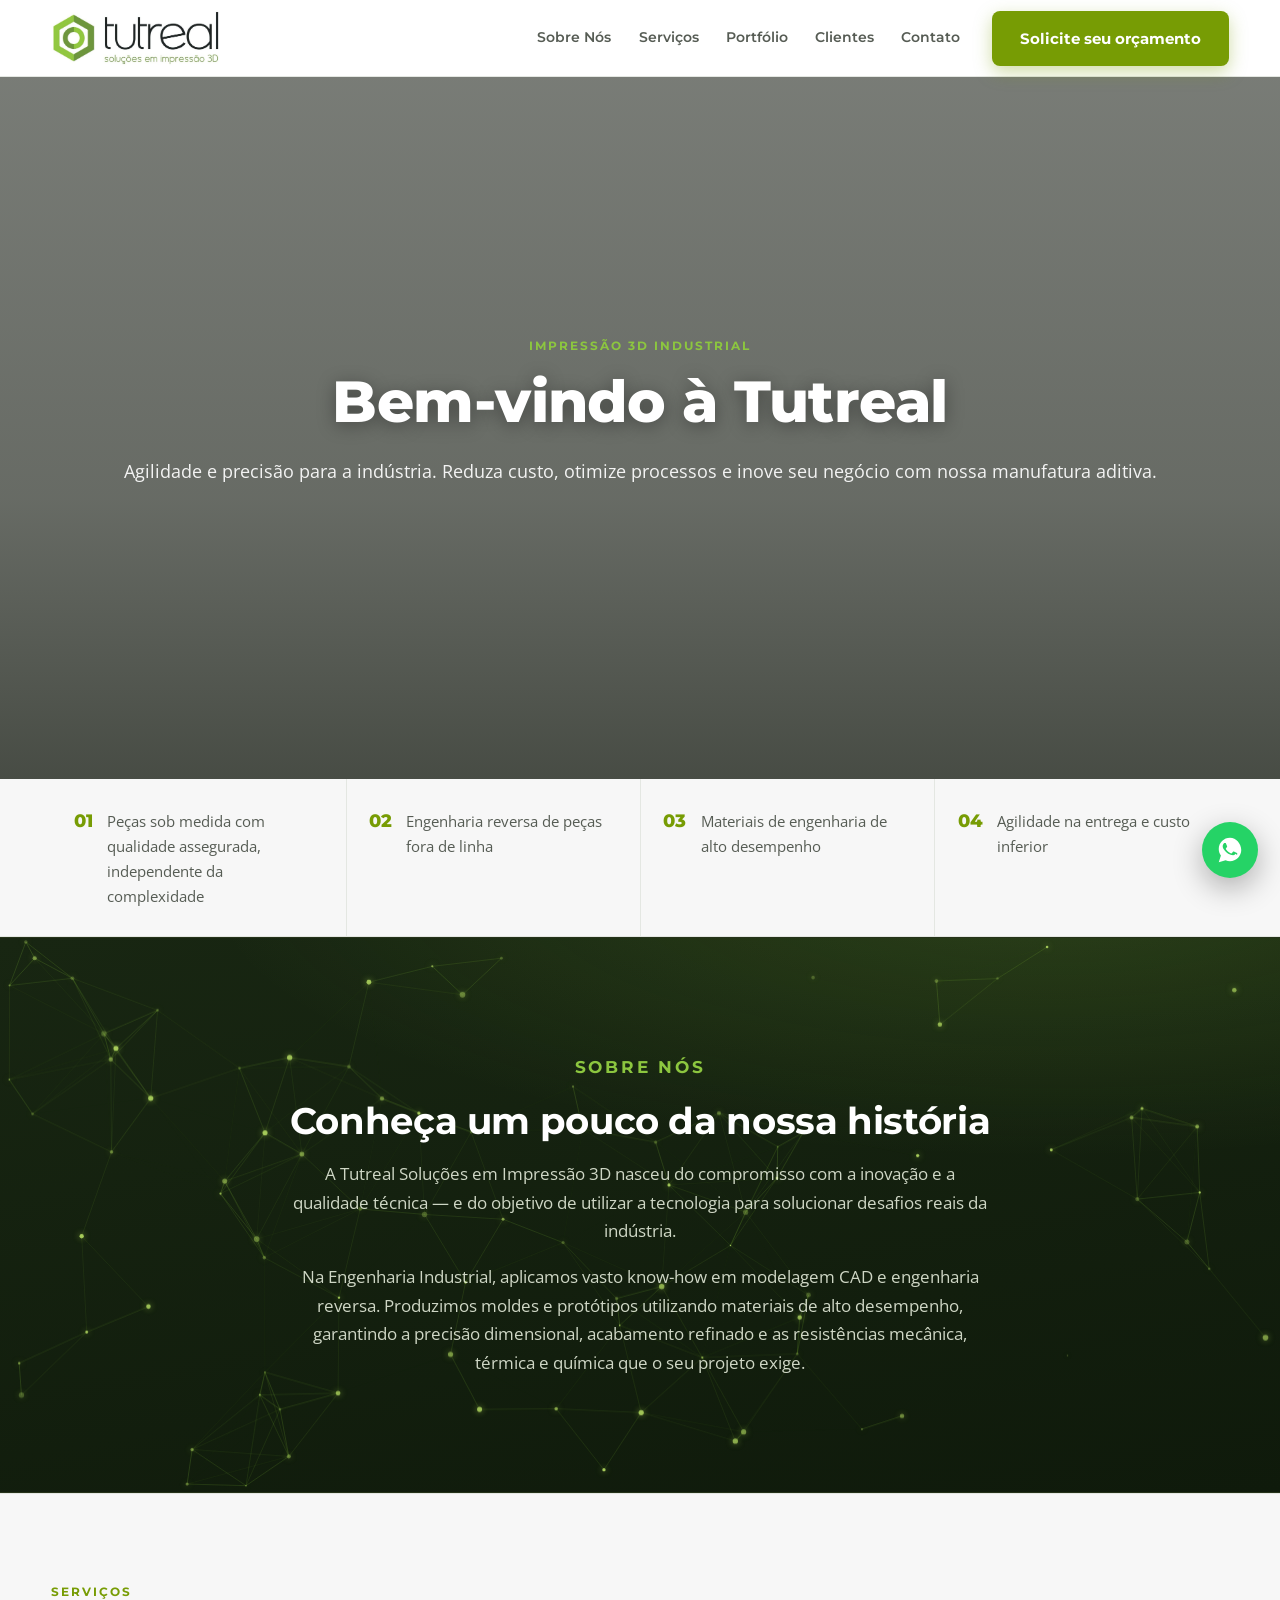
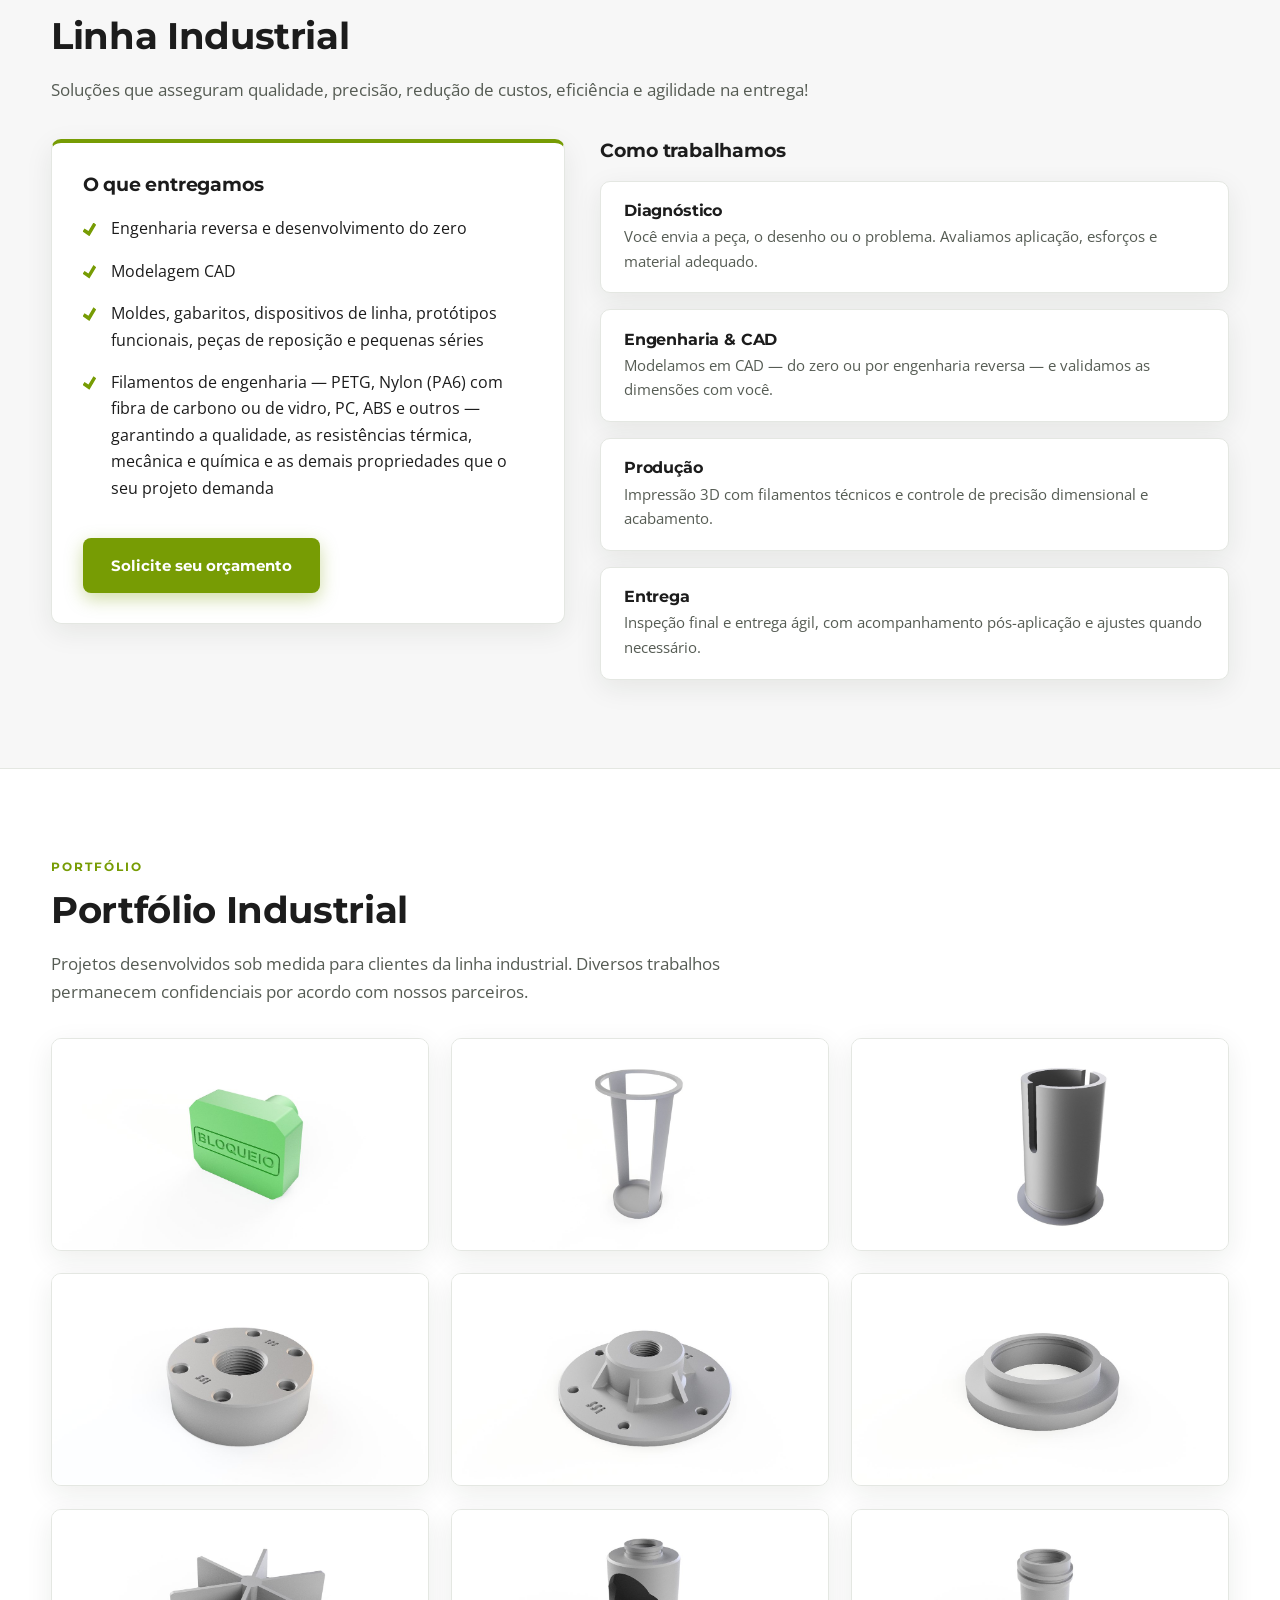
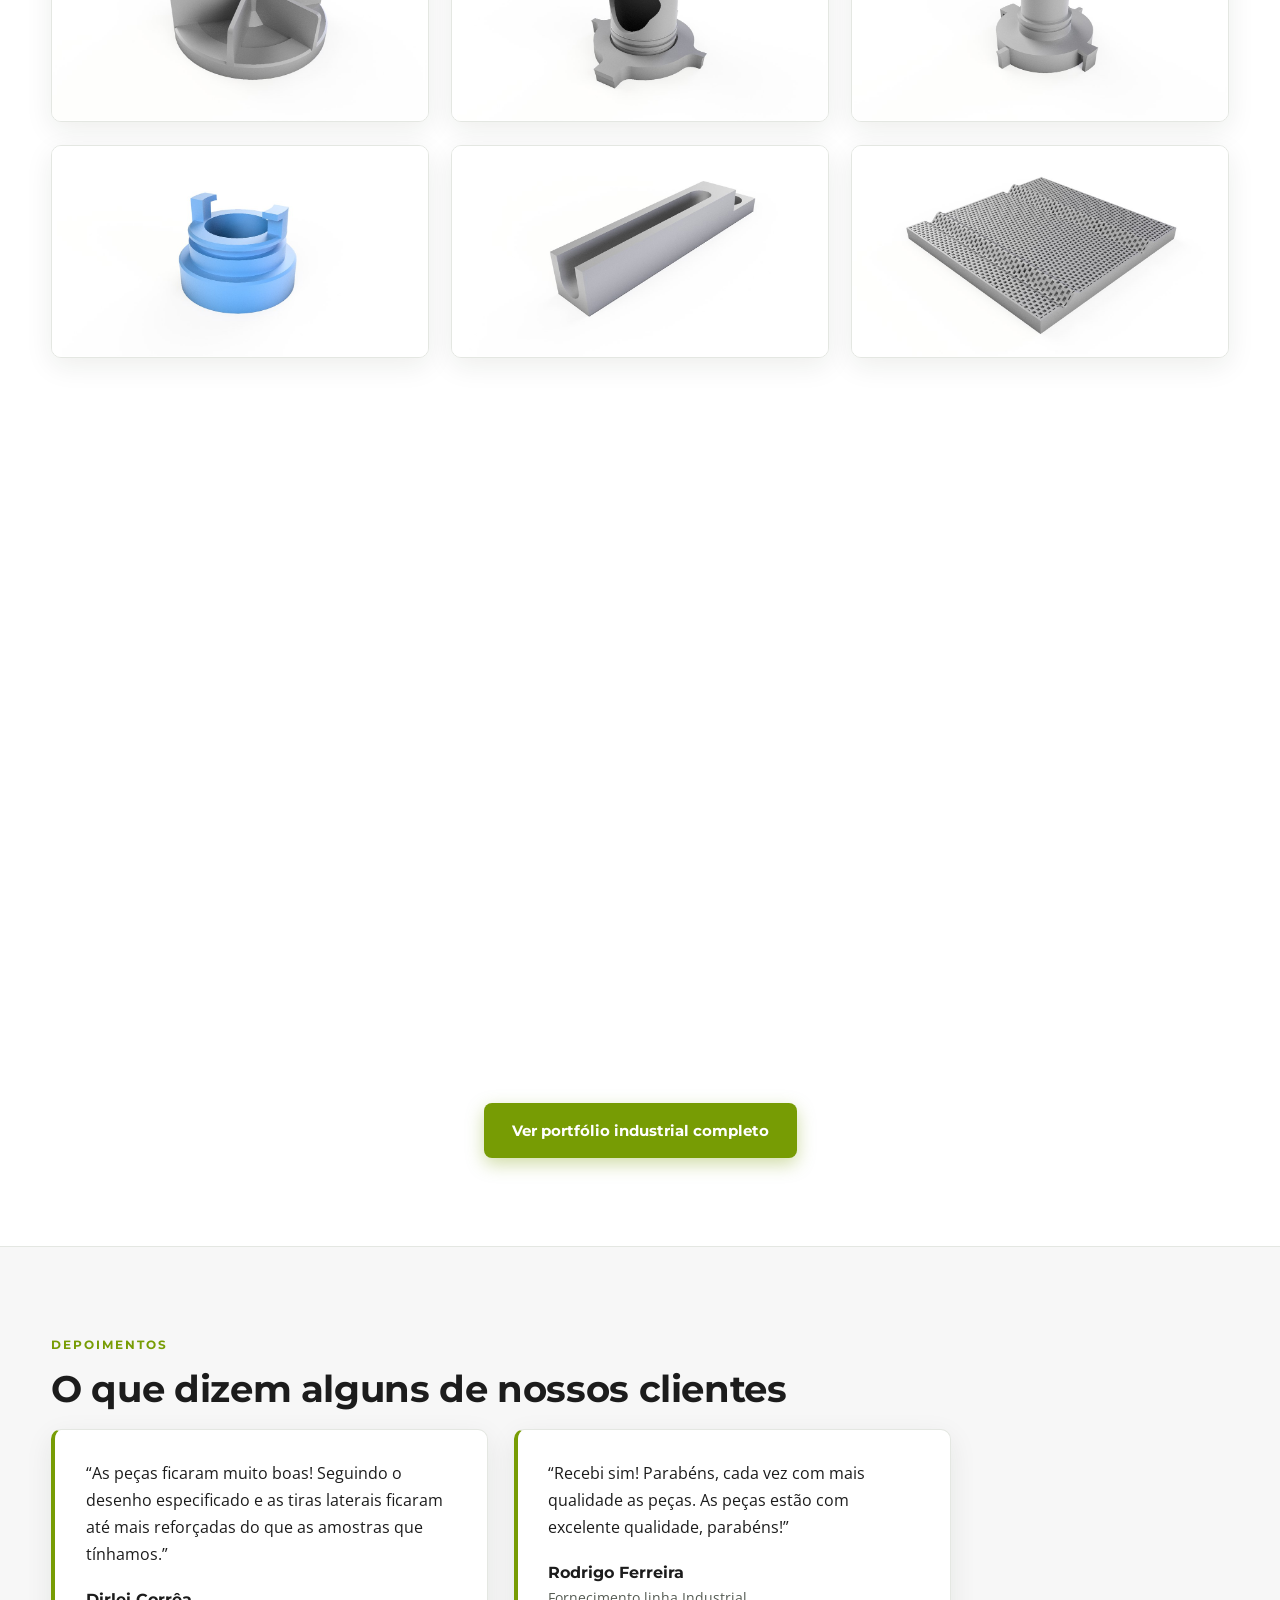
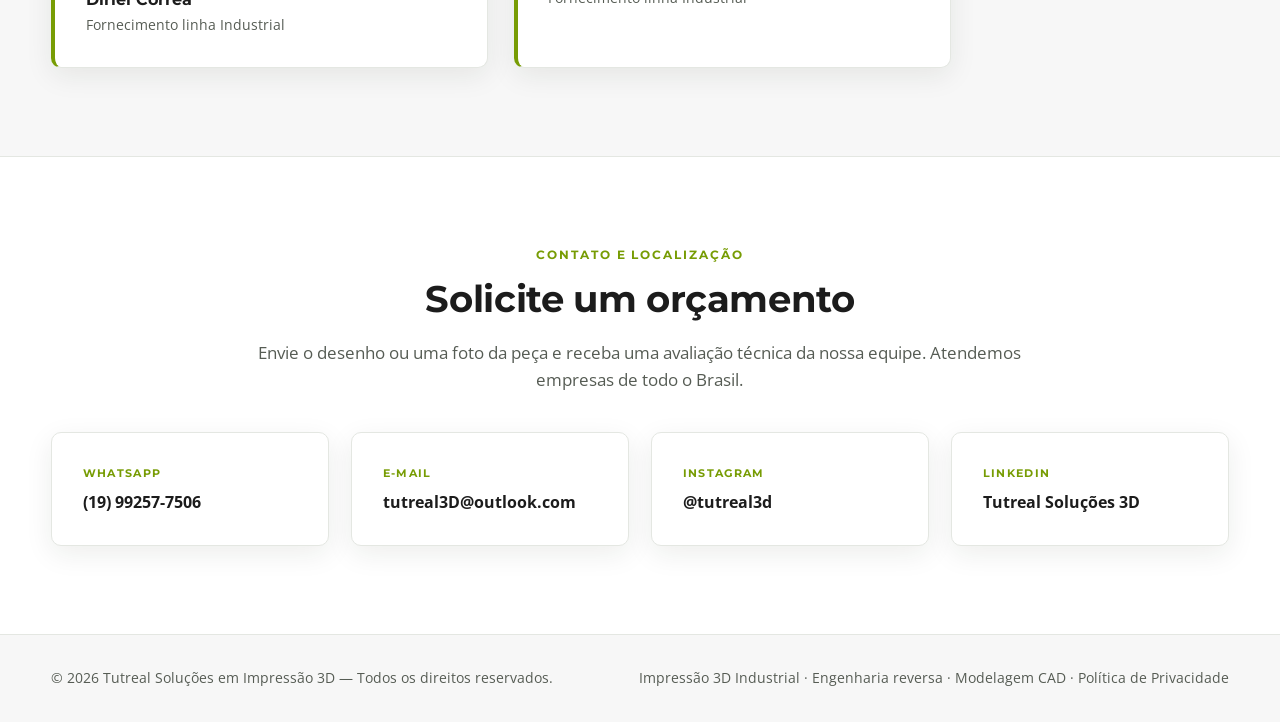
<file: index.html>
<!DOCTYPE html>
<html lang="pt-BR">
<head>
  <!-- Google Tag Manager -->
  <script>(function(w,d,s,l,i){w[l]=w[l]||[];w[l].push({'gtm.start':
  new Date().getTime(),event:'gtm.js'});var f=d.getElementsByTagName(s)[0],
  j=d.createElement(s),dl=l!='dataLayer'?'&l='+l:'';j.async=true;j.src=
  'https://www.googletagmanager.com/gtm.js?id='+i+dl;f.parentNode.insertBefore(j,f);
  })(window,document,'script','dataLayer','GTM-NNJJ9MBG');</script>
  <!-- End Google Tag Manager -->
  <meta charset="UTF-8">
  <meta name="viewport" content="width=device-width, initial-scale=1.0">
  <title>Tutreal — Soluções em Impressão 3D Industrial | Moldes, Protótipos e Engenharia Reversa</title>
  <meta name="description" content="Impressão 3D industrial de precisão: engenharia reversa, modelagem CAD, moldes e peças sob medida em materiais de alto desempenho. Qualidade, precisão, redução de custos, eficiência e agilidade na entrega.">
  <meta property="og:title" content="Tutreal — Soluções em Impressão 3D Industrial">
  <meta property="og:description" content="Engenharia reversa, modelagem CAD, moldes e peças técnicas sob medida em materiais de alto desempenho.">
  <meta property="og:type" content="website">
  <meta property="og:url" content="https://www.tutreal3d.com.br/">
  <link rel="preconnect" href="https://fonts.googleapis.com">
  <link rel="preconnect" href="https://fonts.gstatic.com" crossorigin>
  <link href="https://fonts.googleapis.com/css2?family=Montserrat:wght@500;600;700;800&family=Open+Sans:wght@400;500;600&display=swap" rel="stylesheet">
  <link rel="stylesheet" href="assets/css/style.css?v=2">
  <link rel="icon" type="image/svg+xml" href="assets/img/favicon.svg">
</head>
<body>
<!-- Google Tag Manager (noscript) -->
<noscript><iframe src="https://www.googletagmanager.com/ns.html?id=GTM-NNJJ9MBG"
height="0" width="0" style="display:none;visibility:hidden"></iframe></noscript>
<!-- End Google Tag Manager (noscript) -->

<header class="topbar" id="topo">
  <div class="container topbar-inner">
    <a href="#topo" class="brand" aria-label="Tutreal — início">
      <img class="brand-logo" src="assets/img/logo-tutreal-topo.jpg" alt="Tutreal — soluções em impressão 3D">
    </a>
    <nav class="nav" id="nav">
      <a href="#sobre">Sobre Nós</a>
      <a href="#servicos">Serviços</a>
      <a href="#portfolio">Portfólio</a>
      <a href="#depoimentos">Clientes</a>
      <a href="#contato">Contato</a>
    </nav>
    <a class="btn btn-accent topbar-cta" data-origem="topo" href="https://wa.me/5519992577506?text=Ol%C3%A1%2C%20vim%20pelo%20site%20da%20Tutreal%20e%20gostaria%20de%20um%20or%C3%A7amento%20para%20a%20linha%20industrial." target="_blank" rel="noopener">Solicite seu orçamento</a>
    <button class="nav-toggle" id="navToggle" aria-label="Abrir menu"><span></span><span></span><span></span></button>
  </div>
</header>

<main>
  <!-- HERO com vídeo da impressora -->
  <section class="hero">
    <video class="hero-video" autoplay muted loop playsinline poster="">
      <source src="assets/video/impressora-3d.mp4" type="video/mp4">
    </video>
    <div class="hero-overlay"></div>
    <div class="container hero-content">
      <p class="eyebrow eyebrow-light">Impressão 3D Industrial</p>
      <h1>Bem-vindo à Tutreal</h1>
      <p class="lead lead-light">Agilidade e precisão para a indústria. Reduza custo, otimize processos e inove seu negócio com nossa manufatura aditiva.</p>
    </div>
  </section>

  <!-- FAIXA DE DIFERENCIAIS -->
  <section class="strip">
    <div class="container strip-grid">
      <div class="strip-item"><span class="strip-num">01</span><p>Peças sob medida com qualidade assegurada, independente da complexidade</p></div>
      <div class="strip-item"><span class="strip-num">02</span><p>Engenharia reversa de peças fora de linha</p></div>
      <div class="strip-item"><span class="strip-num">03</span><p>Materiais de engenharia de alto desempenho</p></div>
      <div class="strip-item"><span class="strip-num">04</span><p>Agilidade na entrega e custo inferior</p></div>
    </div>
  </section>

  <!-- SOBRE -->
  <section class="section section-sobre" id="sobre">
    <canvas class="sobre-fx" id="sobreFx" aria-hidden="true"></canvas>
    <div class="container about-single">
      <p class="eyebrow">Sobre Nós</p>
      <h2>Conheça um pouco da nossa história</h2>
      <p>A Tutreal Soluções em Impressão 3D nasceu do compromisso com a inovação e a qualidade técnica — e do objetivo de utilizar a tecnologia para solucionar desafios reais da indústria.</p>
      <p>Na Engenharia Industrial, aplicamos vasto know-how em modelagem CAD e engenharia reversa. Produzimos moldes e protótipos utilizando materiais de alto desempenho, garantindo a precisão dimensional, acabamento refinado e as resistências mecânica, térmica e química que o seu projeto exige.</p>
    </div>
  </section>

  <!-- SERVIÇOS -->
  <section class="section section-alt" id="servicos">
    <div class="container">
      <p class="eyebrow">Serviços</p>
      <h2>Linha Industrial</h2>
      <p class="section-note">Soluções que asseguram qualidade, precisão, redução de custos, eficiência e agilidade na entrega!</p>
      <div class="services-grid">
        <article class="card">
          <h3>O que entregamos</h3>
          <ul class="check-list">
            <li>Engenharia reversa e desenvolvimento do zero</li>
            <li>Modelagem CAD</li>
            <li>Moldes, gabaritos, dispositivos de linha, protótipos funcionais, peças de reposição e pequenas séries</li>
            <li>Filamentos de engenharia — PETG, Nylon (PA6) com fibra de carbono ou de vidro, PC, ABS e outros — garantindo a qualidade, as resistências térmica, mecânica e química e as demais propriedades que o seu projeto demanda</li>
          </ul>
          <a class="btn btn-accent" data-origem="servicos" href="https://wa.me/5519992577506?text=Ol%C3%A1%2C%20preciso%20de%20uma%20pe%C3%A7a%20t%C3%A9cnica%20para%20a%20ind%C3%BAstria." target="_blank" rel="noopener">Solicite seu orçamento</a>
        </article>
        <div class="steps-col">
          <h3 class="steps-title">Como trabalhamos</h3>
          <ol class="steps">
            <li><div><h4>Diagnóstico</h4><p>Você envia a peça, o desenho ou o problema. Avaliamos aplicação, esforços e material adequado.</p></div></li>
            <li><div><h4>Engenharia &amp; CAD</h4><p>Modelamos em CAD — do zero ou por engenharia reversa — e validamos as dimensões com você.</p></div></li>
            <li><div><h4>Produção</h4><p>Impressão 3D com filamentos técnicos e controle de precisão dimensional e acabamento.</p></div></li>
            <li><div><h4>Entrega</h4><p>Inspeção final e entrega ágil, com acompanhamento pós-aplicação e ajustes quando necessário.</p></div></li>
          </ol>
        </div>
      </div>
    </div>
  </section>

  <!-- PORTFÓLIO -->
  <section class="section" id="portfolio">
    <div class="container">
      <p class="eyebrow">Portfólio</p>
      <h2>Portfólio Industrial</h2>
      <p class="section-note">Projetos desenvolvidos sob medida para clientes da linha industrial. Diversos trabalhos permanecem confidenciais por acordo com nossos parceiros.</p>
      <div class="gallery">
        <figure><img src="assets/img/peca-industrial-01.jpg" alt="Peça de bloqueio industrial produzida em impressão 3D"></figure>
        <figure><img src="assets/img/peca-industrial-02.jpg" alt="Coletor tubular produzido em impressão 3D"></figure>
        <figure><img src="assets/img/peca-industrial-03.jpg" alt="Isolante elétrico cilíndrico produzido em impressão 3D"></figure>
        <figure><img src="assets/img/peca-industrial-04.jpg" alt="Suporte flangeado com furação produzido em impressão 3D"></figure>
        <figure><img src="assets/img/peca-industrial-05.jpg" alt="Suporte flangeado com reforços estruturais produzido em impressão 3D"></figure>
        <figure><img src="assets/img/peca-industrial-06.jpg" alt="Bucha flangeada produzida em impressão 3D"></figure>
        <figure><img src="assets/img/peca-industrial-07.jpg" alt="Rotor de seis pás produzido em impressão 3D"></figure>
        <figure><img src="assets/img/peca-industrial-08.jpg" alt="Corpo cilíndrico com janela técnica produzido em impressão 3D"></figure>
        <figure><img src="assets/img/peca-industrial-09.jpg" alt="Adaptador com travas de encaixe produzido em impressão 3D"></figure>
        <figure><img src="assets/img/peca-industrial-10.jpg" alt="Adaptador com travas de encaixe em cor personalizada produzido em impressão 3D"></figure>
        <figure><img src="assets/img/peca-industrial-11.jpg" alt="Suporte de sensor com rasgo oblongo produzido em impressão 3D"></figure>
        <figure><img src="assets/img/peca-industrial-12.jpg" alt="Molde de grelha perfurada produzido em impressão 3D"></figure>
        <figure><img src="assets/img/peca-industrial-13.jpg" alt="Pino guia com base de encaixe produzido em impressão 3D"></figure>
        <figure><img src="assets/img/peca-industrial-14.jpg" alt="Pino roscado com base de fixação produzido em impressão 3D"></figure>
        <figure><img src="assets/img/peca-industrial-15.jpg" alt="Pino roscado compacto com base de fixação produzido em impressão 3D"></figure>
        <figure><img src="assets/img/peca-industrial-16.jpg" alt="Molde de caixa com bocal roscado central produzido em impressão 3D"></figure>
        <figure><img src="assets/img/peca-industrial-17.jpg" alt="Caixa técnica perfurada produzida em impressão 3D"></figure>
        <figure><img src="assets/img/peca-industrial-18.jpg" alt="Base técnica com furações e rebaixos produzida em impressão 3D"></figure>
        <figure><img src="assets/img/peca-industrial-19.jpg" alt="Placa de molde com cavidades produzida em impressão 3D"></figure>
      </div>
      <div class="portfolio-cta">
        <a class="btn btn-accent" href="portfolio-industrial.html">Ver portfólio industrial completo</a>
      </div>
    </div>
  </section>

  <!-- DEPOIMENTOS -->
  <section class="section section-alt" id="depoimentos">
    <div class="container">
      <p class="eyebrow">Depoimentos</p>
      <h2>O que dizem alguns de nossos clientes</h2>
      <div class="quotes">
        <blockquote class="card">
          <p>“As peças ficaram muito boas! Seguindo o desenho especificado e as tiras laterais ficaram até mais reforçadas do que as amostras que tínhamos.”</p>
          <footer><strong>Dirlei Corrêa</strong><span>Fornecimento linha Industrial</span></footer>
        </blockquote>
        <blockquote class="card">
          <p>“Recebi sim! Parabéns, cada vez com mais qualidade as peças. As peças estão com excelente qualidade, parabéns!”</p>
          <footer><strong>Rodrigo Ferreira</strong><span>Fornecimento linha Industrial</span></footer>
        </blockquote>
      </div>
    </div>
  </section>

  <!-- CONTATO -->
  <section class="section section-contact" id="contato">
    <div class="container">
      <p class="eyebrow">Contato e Localização</p>
      <h2>Solicite um orçamento</h2>
      <p class="section-note">Envie o desenho ou uma foto da peça e receba uma avaliação técnica da nossa equipe. Atendemos empresas de todo o Brasil.</p>
      <div class="contact-grid">
        <a class="contact-card card" data-origem="contato" href="https://wa.me/5519992577506?text=Ol%C3%A1%2C%20vim%20pelo%20site%20da%20Tutreal%20e%20gostaria%20de%20um%20or%C3%A7amento." target="_blank" rel="noopener">
          <span class="contact-label">WhatsApp</span>
          <strong>(19) 99257-7506</strong>
        </a>
        <a class="contact-card card" data-origem="contato" href="mailto:tutreal3D@outlook.com">
          <span class="contact-label">E-mail</span>
          <strong>tutreal3D@outlook.com</strong>
        </a>
        <a class="contact-card card" href="https://www.instagram.com/tutreal3d" target="_blank" rel="noopener">
          <span class="contact-label">Instagram</span>
          <strong>@tutreal3d</strong>
        </a>
        <a class="contact-card card" href="https://www.linkedin.com/company/107644972/" target="_blank" rel="noopener">
          <span class="contact-label">LinkedIn</span>
          <strong>Tutreal Soluções 3D</strong>
        </a>
      </div>
    </div>
  </section>
</main>

<footer class="footer">
  <div class="container footer-inner">
    <p>© <span id="year"></span> Tutreal Soluções em Impressão 3D — Todos os direitos reservados.</p>
    <p>Impressão 3D Industrial · Engenharia reversa · Modelagem CAD · <a href="politica-de-privacidade.html">Política de Privacidade</a></p>
  </div>
</footer>

<a class="wa-float" data-origem="botao-flutuante" href="https://wa.me/5519992577506?text=Ol%C3%A1%2C%20vim%20pelo%20site%20da%20Tutreal%20e%20gostaria%20de%20um%20or%C3%A7amento." target="_blank" rel="noopener" aria-label="Conversar no WhatsApp">
  <svg viewBox="0 0 32 32" aria-hidden="true"><path d="M16 3C9.4 3 4 8.3 4 14.9c0 2.6.8 5 2.3 7L4 29l7.3-2.2c1.5.8 3.1 1.2 4.7 1.2 6.6 0 12-5.3 12-11.9S22.6 3 16 3zm5.9 16.9c-.3.8-1.5 1.5-2.4 1.6-.6.1-1.4.2-4.1-.9-3.4-1.4-5.6-4.9-5.8-5.1-.2-.2-1.4-1.9-1.4-3.6s.9-2.5 1.2-2.9c.3-.3.7-.4.9-.4h.7c.2 0 .5-.1.8.6l1.1 2.7c.1.2.2.4 0 .7l-.5.7-.6.7c-.2.2-.4.4-.2.8.2.4 1 1.7 2.2 2.7 1.5 1.4 2.8 1.8 3.2 2 .4.2.6.2.9-.1l1.3-1.5c.3-.4.6-.3.9-.2l2.8 1.3c.4.2.7.3.8.5.1.2.1.9-.2 1.7z" fill="currentColor"/></svg>
</a>

<script>
  // Fallback para navegadores que bloqueiam ou atrasam o autoplay do vídeo de fundo
  (() => {
    const v = document.querySelector('.hero-video');
    if (!v) return;
    const tryPlay = () => { if (v.paused) v.play().catch(() => {}); };
    tryPlay();
    v.addEventListener('loadeddata', tryPlay);
    document.addEventListener('click', tryPlay, { once: true });
    document.addEventListener('scroll', tryPlay, { once: true });
  })();
</script>
<script src="assets/js/main.js?v=2"></script>
</body>
</html>
</file>
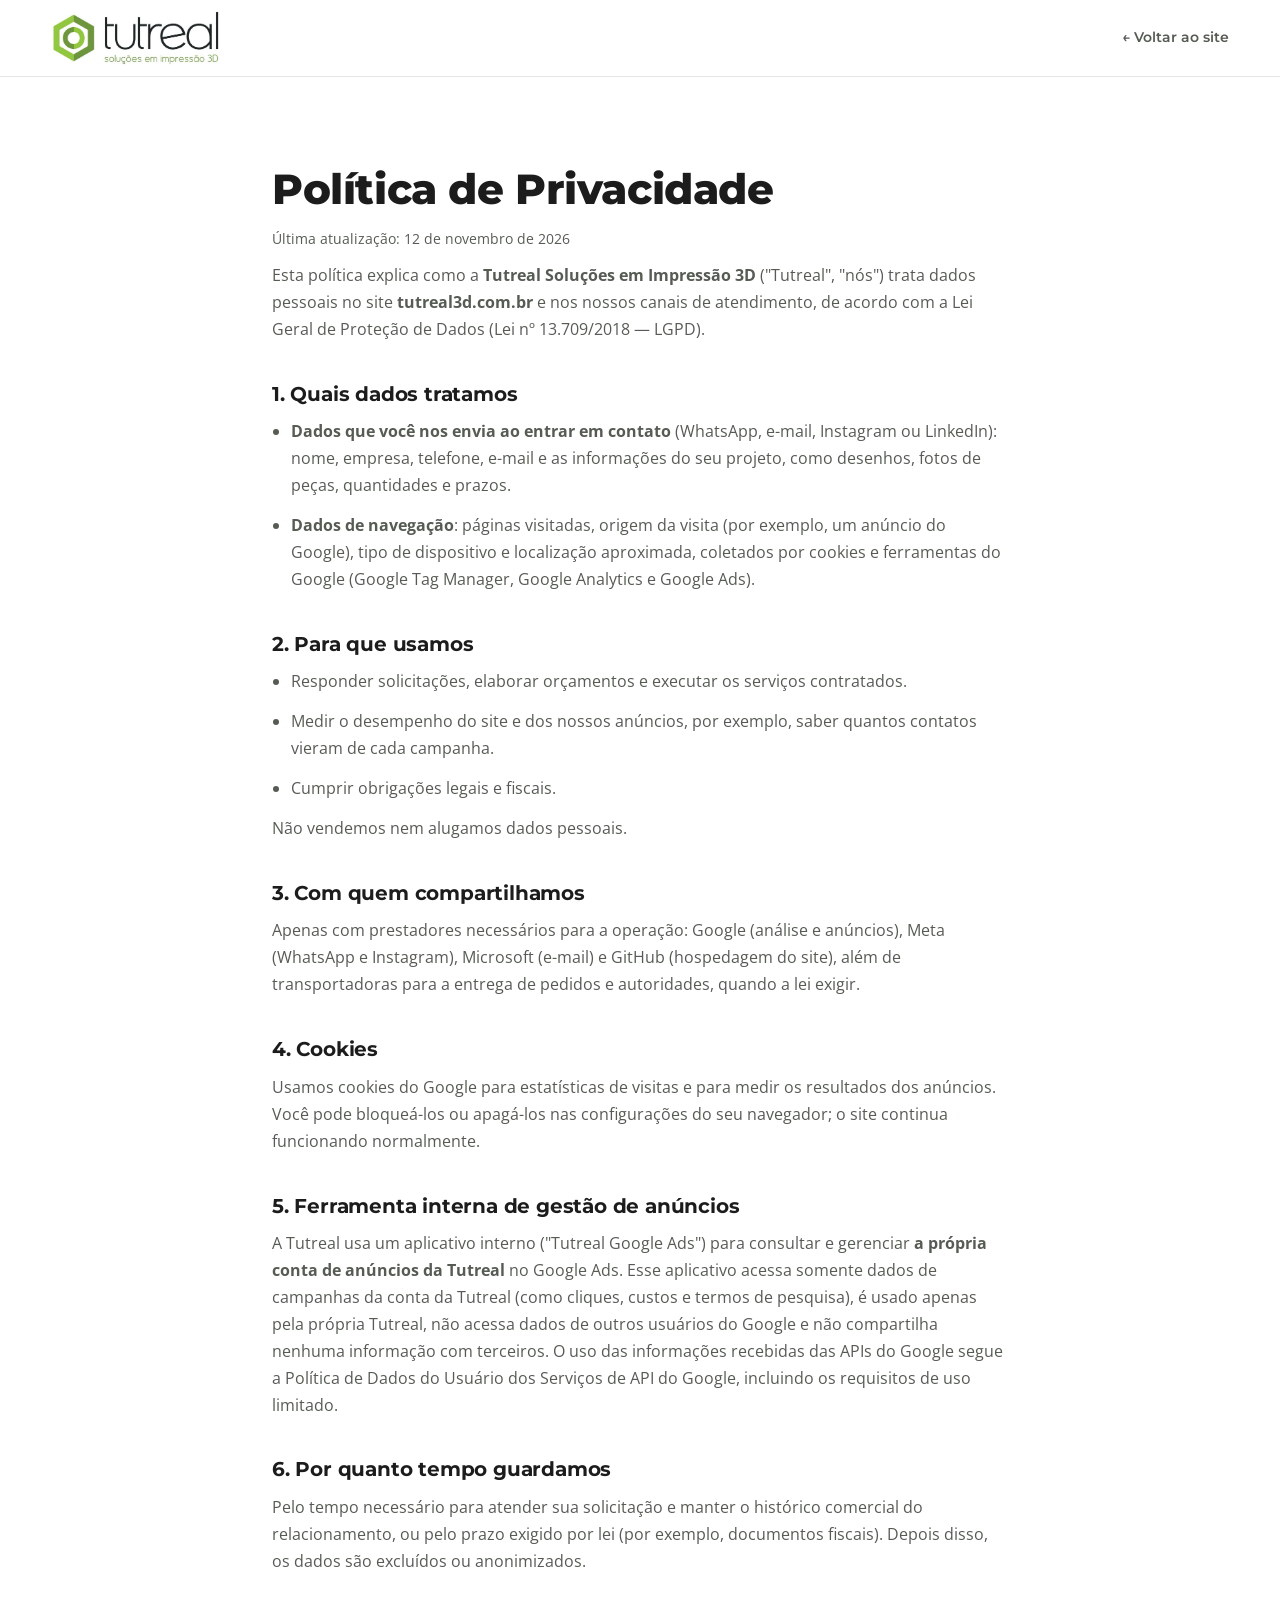
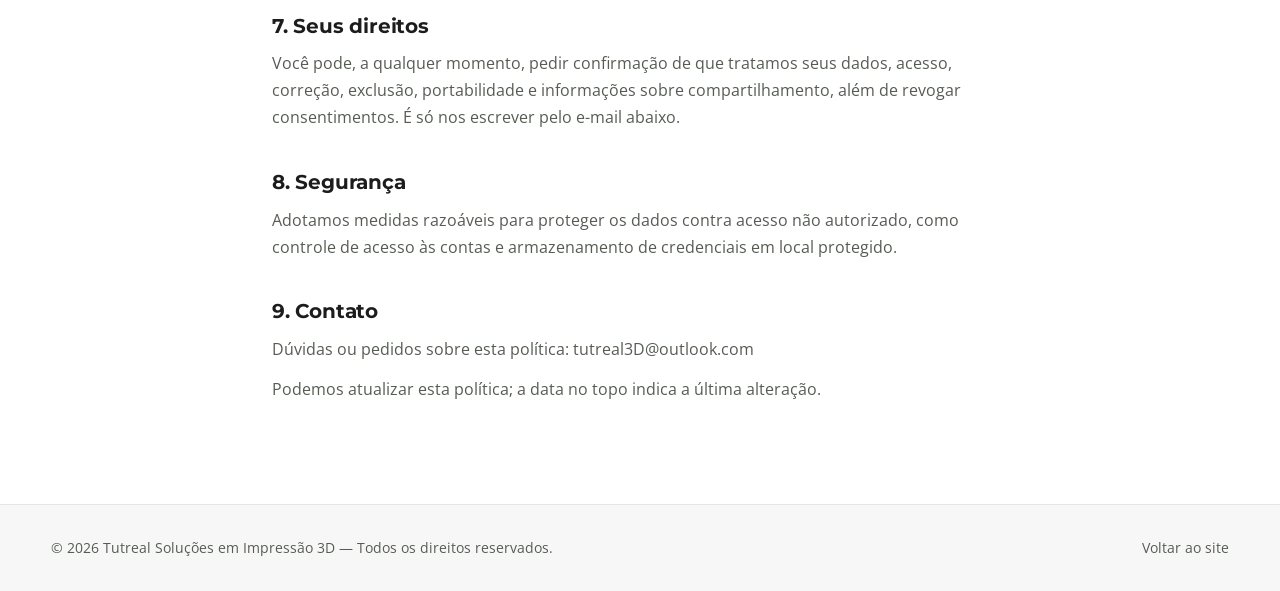
<file: politica-de-privacidade.html>
<!DOCTYPE html>
<html lang="pt-BR">
<head>
  <!-- Google Tag Manager -->
  <script>(function(w,d,s,l,i){w[l]=w[l]||[];w[l].push({'gtm.start':
  new Date().getTime(),event:'gtm.js'});var f=d.getElementsByTagName(s)[0],
  j=d.createElement(s),dl=l!='dataLayer'?'&l='+l:'';j.async=true;j.src=
  'https://www.googletagmanager.com/gtm.js?id='+i+dl;f.parentNode.insertBefore(j,f);
  })(window,document,'script','dataLayer','GTM-NNJJ9MBG');</script>
  <!-- End Google Tag Manager -->
  <meta charset="UTF-8">
  <meta name="viewport" content="width=device-width, initial-scale=1.0">
  <title>Política de Privacidade — Tutreal</title>
  <meta name="description" content="Política de Privacidade da Tutreal Soluções em Impressão 3D: quais dados tratamos, para quê e como exercer seus direitos (LGPD).">
  <link rel="preconnect" href="https://fonts.googleapis.com">
  <link rel="preconnect" href="https://fonts.gstatic.com" crossorigin>
  <link href="https://fonts.googleapis.com/css2?family=Montserrat:wght@500;600;700;800&family=Open+Sans:wght@400;500;600&display=swap" rel="stylesheet">
  <link rel="stylesheet" href="assets/css/style.css?v=2">
  <link rel="icon" type="image/svg+xml" href="assets/img/favicon.svg">
  <style>
    .pp-back { font-family: var(--font-head); font-weight: 600; font-size: 0.9rem; color: var(--muted); margin-left: auto; }
    .pp-back:hover { color: var(--accent); }
    .pp { max-width: 46em; }
    .pp h1 { font-size: clamp(1.9rem, 5vw, 2.6rem); margin-bottom: .3em; }
    .pp h2 { font-size: 1.25rem; margin: 2em 0 .6em; }
    .pp p, .pp li { color: var(--muted); font-size: 1.02rem; margin-bottom: .8em; }
    .pp ul { padding-left: 1.2em; }
    .pp .pp-data { font-size: .9rem; }
  </style>
</head>
<body>
<!-- Google Tag Manager (noscript) -->
<noscript><iframe src="https://www.googletagmanager.com/ns.html?id=GTM-NNJJ9MBG" height="0" width="0" style="display:none;visibility:hidden"></iframe></noscript>

<header class="topbar">
  <div class="container topbar-inner">
    <a href="index.html" class="brand" aria-label="Tutreal — início">
      <img class="brand-logo" src="assets/img/logo-tutreal-topo.jpg" alt="Tutreal — soluções em impressão 3D">
    </a>
    <a class="pp-back" href="index.html">← Voltar ao site</a>
  </div>
</header>

<main class="section">
  <div class="container pp">
    <h1>Política de Privacidade</h1>
    <p class="pp-data">Última atualização: 12 de novembro de 2026</p>

    <p>Esta política explica como a <strong>Tutreal Soluções em Impressão 3D</strong> ("Tutreal", "nós") trata dados pessoais
    no site <strong>tutreal3d.com.br</strong> e nos nossos canais de atendimento, de acordo com a Lei Geral de Proteção de
    Dados (Lei nº 13.709/2018 — LGPD).</p>

    <h2>1. Quais dados tratamos</h2>
    <ul>
      <li><strong>Dados que você nos envia ao entrar em contato</strong> (WhatsApp, e-mail, Instagram ou LinkedIn): nome,
      empresa, telefone, e-mail e as informações do seu projeto, como desenhos, fotos de peças, quantidades e prazos.</li>
      <li><strong>Dados de navegação</strong>: páginas visitadas, origem da visita (por exemplo, um anúncio do Google),
      tipo de dispositivo e localização aproximada, coletados por cookies e ferramentas do Google
      (Google Tag Manager, Google Analytics e Google Ads).</li>
    </ul>

    <h2>2. Para que usamos</h2>
    <ul>
      <li>Responder solicitações, elaborar orçamentos e executar os serviços contratados.</li>
      <li>Medir o desempenho do site e dos nossos anúncios, por exemplo, saber quantos contatos vieram de cada campanha.</li>
      <li>Cumprir obrigações legais e fiscais.</li>
    </ul>
    <p>Não vendemos nem alugamos dados pessoais.</p>

    <h2>3. Com quem compartilhamos</h2>
    <p>Apenas com prestadores necessários para a operação: Google (análise e anúncios), Meta (WhatsApp e Instagram),
    Microsoft (e-mail) e GitHub (hospedagem do site), além de transportadoras para a entrega de pedidos e autoridades,
    quando a lei exigir.</p>

    <h2>4. Cookies</h2>
    <p>Usamos cookies do Google para estatísticas de visitas e para medir os resultados dos anúncios. Você pode
    bloqueá-los ou apagá-los nas configurações do seu navegador; o site continua funcionando normalmente.</p>

    <h2>5. Ferramenta interna de gestão de anúncios</h2>
    <p>A Tutreal usa um aplicativo interno ("Tutreal Google Ads") para consultar e gerenciar <strong>a própria conta de
    anúncios da Tutreal</strong> no Google Ads. Esse aplicativo acessa somente dados de campanhas da conta da Tutreal (como cliques,
    custos e termos de pesquisa), é usado apenas pela própria Tutreal, não acessa dados de outros usuários do Google e não
    compartilha nenhuma informação com terceiros. O uso das informações recebidas das APIs do Google segue a
    <a href="https://developers.google.com/terms/api-services-user-data-policy" target="_blank" rel="noopener">Política de
    Dados do Usuário dos Serviços de API do Google</a>, incluindo os requisitos de uso limitado.</p>

    <h2>6. Por quanto tempo guardamos</h2>
    <p>Pelo tempo necessário para atender sua solicitação e manter o histórico comercial do relacionamento, ou pelo prazo
    exigido por lei (por exemplo, documentos fiscais). Depois disso, os dados são excluídos ou anonimizados.</p>

    <h2>7. Seus direitos</h2>
    <p>Você pode, a qualquer momento, pedir confirmação de que tratamos seus dados, acesso, correção, exclusão,
    portabilidade e informações sobre compartilhamento, além de revogar consentimentos. É só nos escrever pelo e-mail abaixo.</p>

    <h2>8. Segurança</h2>
    <p>Adotamos medidas razoáveis para proteger os dados contra acesso não autorizado, como controle de acesso às contas e
    armazenamento de credenciais em local protegido.</p>

    <h2>9. Contato</h2>
    <p>Dúvidas ou pedidos sobre esta política:
    <a href="mailto:tutreal3D@outlook.com">tutreal3D@outlook.com</a></p>

    <p>Podemos atualizar esta política; a data no topo indica a última alteração.</p>
  </div>
</main>

<footer class="footer">
  <div class="container footer-inner">
    <p>© <span id="year"></span> Tutreal Soluções em Impressão 3D — Todos os direitos reservados.</p>
    <p><a href="index.html">Voltar ao site</a></p>
  </div>
</footer>

<script>document.getElementById('year').textContent = new Date().getFullYear();</script>
</body>
</html>
</file>
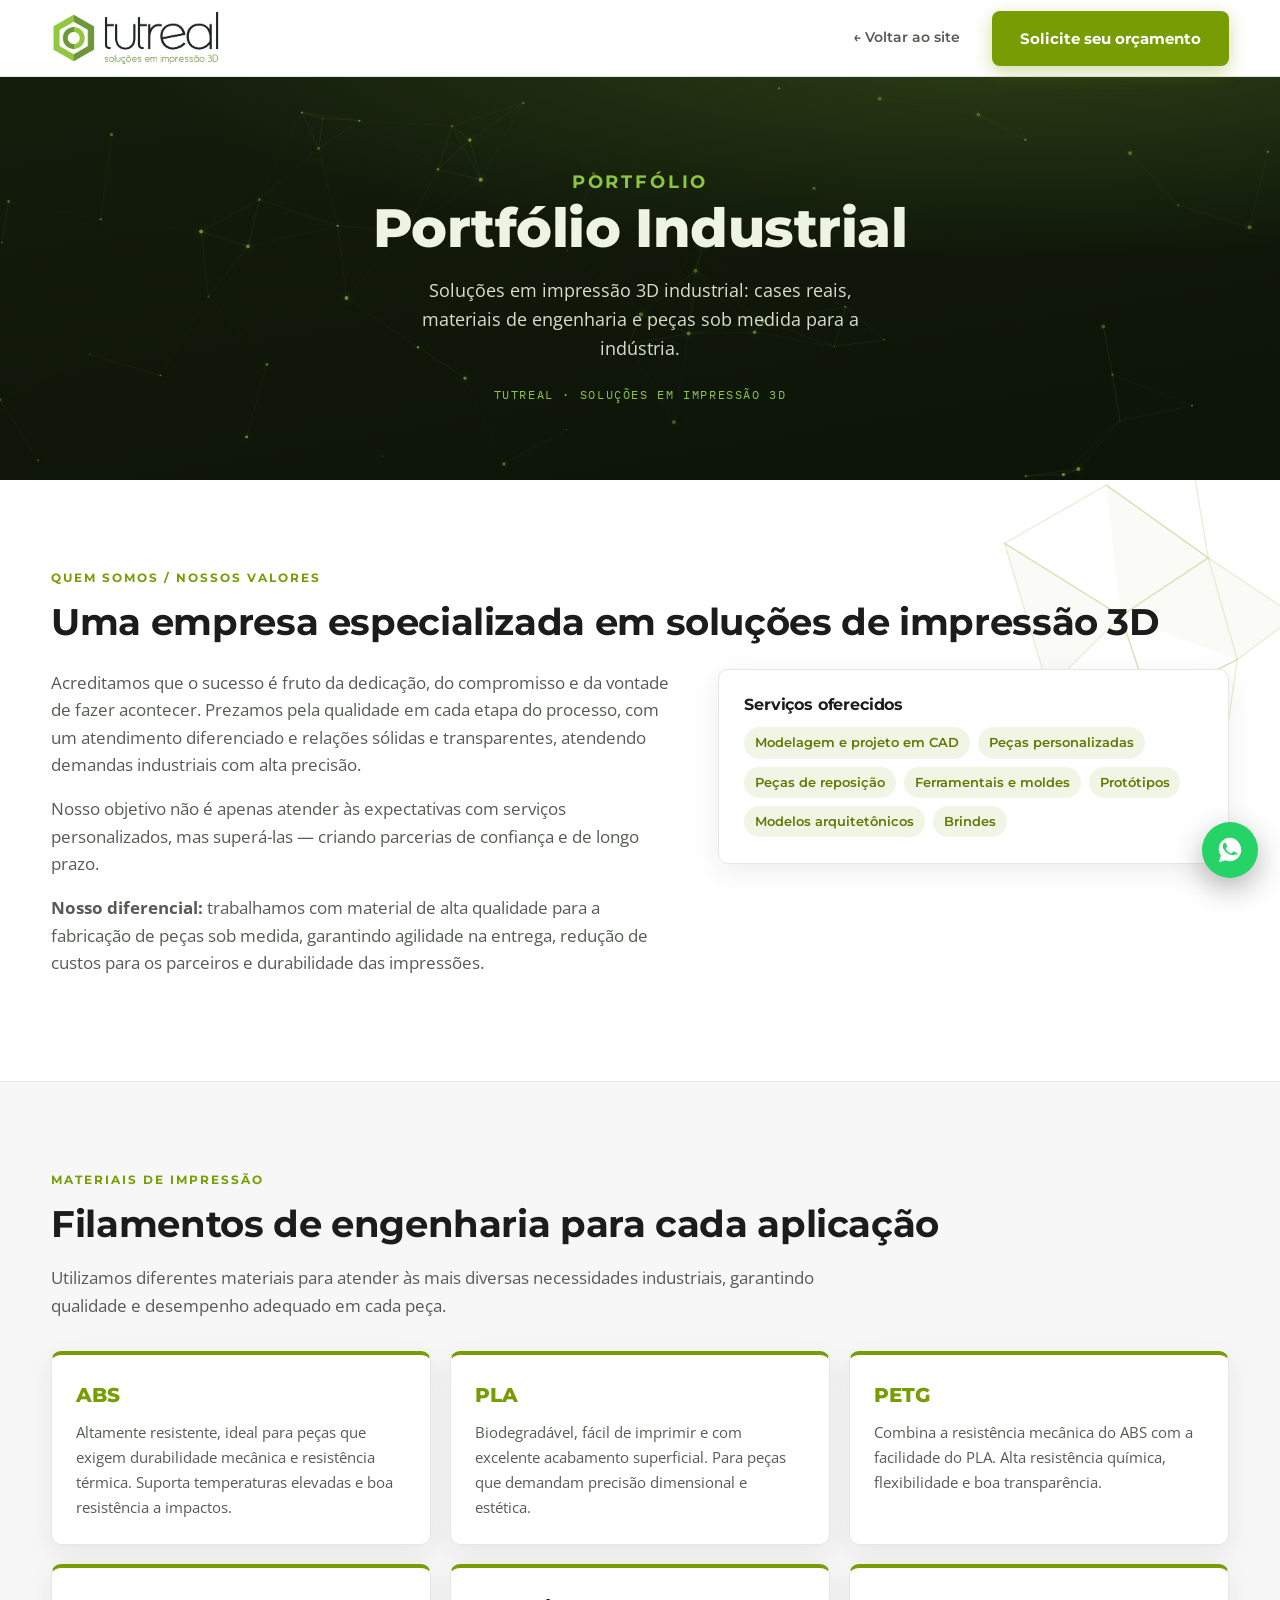
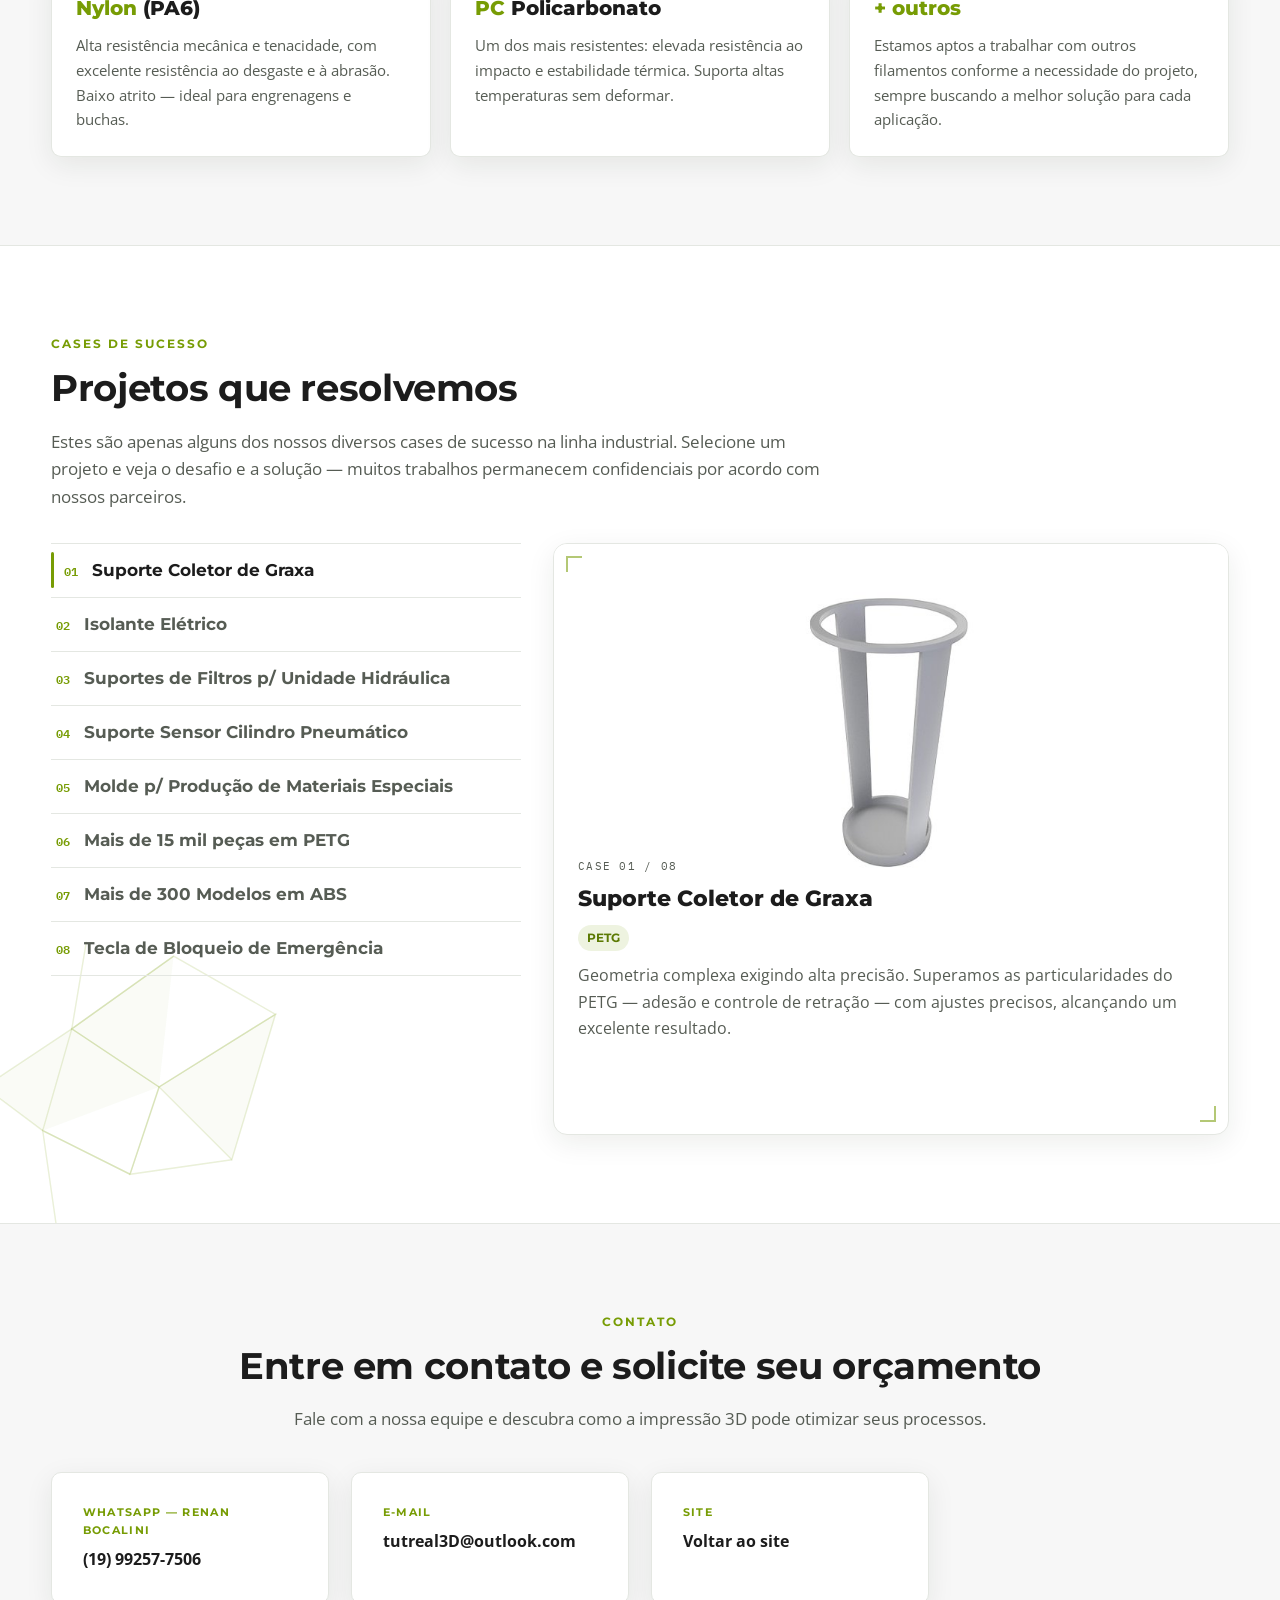
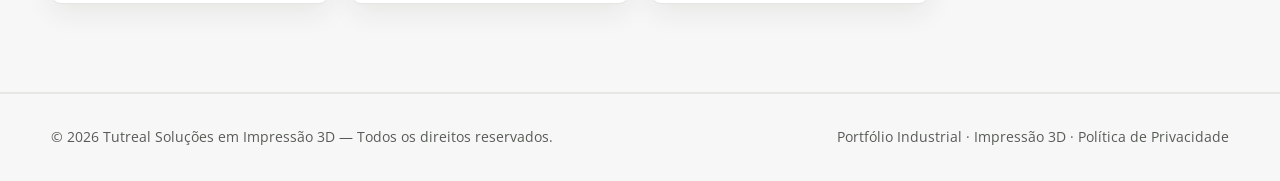
<file: portfolio-industrial.html>
<!DOCTYPE html>
<html lang="pt-BR">
<head>
  <!-- Google Tag Manager -->
  <script>(function(w,d,s,l,i){w[l]=w[l]||[];w[l].push({'gtm.start':
  new Date().getTime(),event:'gtm.js'});var f=d.getElementsByTagName(s)[0],
  j=d.createElement(s),dl=l!='dataLayer'?'&l='+l:'';j.async=true;j.src=
  'https://www.googletagmanager.com/gtm.js?id='+i+dl;f.parentNode.insertBefore(j,f);
  })(window,document,'script','dataLayer','GTM-NNJJ9MBG');</script>
  <!-- End Google Tag Manager -->
  <meta charset="UTF-8">
  <meta name="viewport" content="width=device-width, initial-scale=1.0">
  <title>Portfólio Industrial — Tutreal | Cases de Impressão 3D</title>
  <meta name="description" content="Portfólio digital da Tutreal: cases de sucesso em impressão 3D industrial, materiais de engenharia e soluções sob medida para a indústria.">
  <meta property="og:title" content="Portfólio Industrial — Tutreal">
  <meta property="og:description" content="Cases de sucesso em impressão 3D industrial, materiais e soluções sob medida.">
  <meta property="og:type" content="website">
  <meta property="og:url" content="https://www.tutreal3d.com.br/portfolio-industrial.html">
  <link rel="preconnect" href="https://fonts.googleapis.com">
  <link rel="preconnect" href="https://fonts.gstatic.com" crossorigin>
  <link href="https://fonts.googleapis.com/css2?family=Montserrat:wght@500;600;700;800&family=Open+Sans:wght@400;500;600&family=IBM+Plex+Mono:wght@500;600&display=swap" rel="stylesheet">
  <link rel="stylesheet" href="assets/css/style.css?v=2">
  <link rel="icon" type="image/svg+xml" href="assets/img/favicon.svg">
  <style>
    .pf-mono { font-family: "IBM Plex Mono", ui-monospace, monospace; }

    /* Topbar simples da página de portfólio */
    .pf-back { font-family: var(--font-head); font-weight: 600; font-size: 0.9rem; color: var(--muted); margin-left: auto; display: inline-flex; align-items: center; gap: .4em; transition: color .2s; }
    .pf-back:hover { color: var(--accent); }

    /* Hero escuro com partículas */
    .pf-hero { position: relative; overflow: hidden; color: #eef4e3; text-align: center;
      background: radial-gradient(130% 100% at 80% -10%, rgba(140,198,63,.22), transparent 55%), linear-gradient(170deg, #141c0c, #0c1308); }
    .pf-hero canvas { position: absolute; inset: 0; width: 100%; height: 100%; z-index: 0; }
    .pf-hero .container { position: relative; z-index: 1; padding-block: clamp(3rem, 7vw, 4.6rem); }
    .pf-hero .eyebrow { color: var(--accent-strong); }
    .pf-hero h1 { font-size: clamp(2.2rem, 6vw, 3.4rem); }
    .pf-hero p { color: rgba(238,244,227,.9); max-width: 48ch; margin: 1rem auto 0; font-size: 1.1rem; }
    .pf-hero .pf-mono { color: var(--accent-strong); font-size: .72rem; letter-spacing: .14em; text-transform: uppercase; margin-top: 1.4rem; display: inline-block; }

    /* Quem somos */
    .pf-about { display: grid; grid-template-columns: 1.1fr .9fr; gap: 2.6rem; align-items: start; }
    .pf-about p { color: var(--muted); margin-bottom: 1em; font-size: 1.04rem; }
    .pf-aside { background: #fff; border: 1px solid var(--line); border-radius: var(--radius); box-shadow: var(--shadow); padding: 1.6rem; }
    .pf-aside h3 { font-size: 1rem; margin-bottom: .8rem; }
    .pf-aside + .pf-aside { margin-top: 1.2rem; }
    .pf-chips { display: flex; flex-wrap: wrap; gap: .5rem; }
    .pf-chip { font-family: var(--font-head); font-weight: 600; font-size: .8rem; color: var(--accent-dark); background: rgba(119,156,4,.1); border-radius: 999px; padding: .4em .85em; }
    .pf-seg { display: flex; flex-wrap: wrap; gap: .4rem 1.2rem; margin-top: .4rem; color: var(--muted); font-size: .92rem; }
    .pf-seg b { color: var(--text); font-family: var(--font-head); }

    /* Materiais */
    .mat-grid { display: grid; grid-template-columns: repeat(3, 1fr); gap: 1.2rem; margin-top: 2rem; }
    .mat-card { background: #fff; border: 1px solid var(--line); border-radius: var(--radius); box-shadow: var(--shadow); padding: 1.5rem; border-top: 4px solid var(--accent); }
    .mat-card .tag { font-family: var(--font-head); font-weight: 800; font-size: 1.25rem; color: var(--text); }
    .mat-card .tag span { color: var(--accent); }
    .mat-card p { color: var(--muted); font-size: .94rem; margin-top: .5rem; }

    /* Cases — painel interativo */
    .cases { display: grid; grid-template-columns: .82fr 1.18fr; gap: 2rem; margin-top: 2rem; align-items: start; }
    .cases-list { display: flex; flex-direction: column; }
    .case-item { display: grid; grid-template-columns: auto 1fr; gap: .9rem; align-items: baseline; text-align: left; background: none; border: 0; border-top: 1px solid var(--line); padding: 1rem .3rem; cursor: pointer; color: var(--muted); font-family: var(--font-head); font-weight: 700; font-size: 1.04rem; transition: color .2s, padding .2s; position: relative; width: 100%; }
    .case-item:last-child { border-bottom: 1px solid var(--line); }
    .case-item .n { font-family: "IBM Plex Mono", monospace; font-size: .78rem; color: var(--accent); font-weight: 600; }
    .case-item[aria-selected="true"] { color: var(--text); padding-left: .8rem; }
    .case-item[aria-selected="true"]::before { content: ""; position: absolute; left: 0; top: 16%; bottom: 16%; width: 3px; border-radius: 3px; background: var(--accent); }
    .case-panel { position: relative; display: flex; min-height: clamp(470px, 56vw, 540px); background: #fff; border: 1px solid var(--line); border-radius: 14px; box-shadow: var(--shadow); overflow: hidden; }
    .case-panel .corner { position: absolute; width: 16px; height: 16px; border: 2px solid var(--accent); opacity: .55; z-index: 2; }
    .case-panel .corner.tl { top: 12px; left: 12px; border-right: 0; border-bottom: 0; }
    .case-panel .corner.br { bottom: 12px; right: 12px; border-left: 0; border-top: 0; }
    .case-gallery { display: grid; gap: 2px; grid-auto-rows: 1fr; height: clamp(210px, 30vw, 290px); background: #eef1e8; flex: none; }
    .case-gallery img { width: 100%; height: 100%; object-fit: cover; display: block; }

    /* Fundo facetado (motivo do PDF, em verde) */
    .pf-facets-host { position: relative; overflow: hidden; }
    .pf-facets-host .container { position: relative; z-index: 1; }
    .facets { position: absolute; width: clamp(180px, 26vw, 320px); z-index: 0; pointer-events: none; opacity: .7; }
    .facets svg { width: 100%; height: auto; display: block; }
    .facets-tr { top: -24px; right: -30px; }
    .facets-bl { bottom: -24px; left: -30px; transform: scaleX(-1); }
    .case-body { padding: 1.5rem; flex: 1; min-height: 300px; }
    .case-step { font-family: "IBM Plex Mono", monospace; font-size: .68rem; color: var(--muted); letter-spacing: .12em; }
    .case-title { font-family: var(--font-head); font-weight: 800; font-size: 1.35rem; margin: .3rem 0 .4rem; }
    .case-tag { display: inline-block; font-family: var(--font-head); font-weight: 700; font-size: .72rem; color: var(--accent-dark); background: rgba(119,156,4,.12); border-radius: 999px; padding: .3em .8em; margin-bottom: .7rem; }
    .case-body p { color: var(--muted); margin: 0; }
    .case-fade { animation: pffade .45s ease; display: flex; flex-direction: column; flex: 1; min-width: 0; }
    @keyframes pffade { from { opacity: 0; transform: translateY(10px); } to { opacity: 1; transform: none; } }

    /* Reveal */
    .r { opacity: 0; transform: translateY(20px); transition: opacity .6s ease, transform .6s ease; transition-delay: calc(var(--i,0) * 70ms); }
    .r.vis { opacity: 1; transform: none; }
    @media (prefers-reduced-motion: reduce) { .r { opacity: 1; transform: none; transition: none; } }

    @media (max-width: 960px) {
      .pf-about { grid-template-columns: 1fr; gap: 1.6rem; }
      .mat-grid { grid-template-columns: 1fr 1fr; }
      .cases { grid-template-columns: 1fr; }
    }
    @media (max-width: 620px) { .mat-grid { grid-template-columns: 1fr; } }
  </style>
</head>
<body>
<!-- Google Tag Manager (noscript) -->
<noscript><iframe src="https://www.googletagmanager.com/ns.html?id=GTM-NNJJ9MBG" height="0" width="0" style="display:none;visibility:hidden"></iframe></noscript>

<header class="topbar">
  <div class="container topbar-inner">
    <a href="index.html" class="brand" aria-label="Tutreal — início">
      <img class="brand-logo" src="assets/img/logo-tutreal-topo.jpg" alt="Tutreal — soluções em impressão 3D">
    </a>
    <a class="pf-back" href="index.html">← Voltar ao site</a>
    <a class="btn btn-accent topbar-cta" data-origem="portfolio-digital" href="https://wa.me/5519992577506?text=Ol%C3%A1%2C%20vi%20o%20portf%C3%B3lio%20digital%20da%20Tutreal%20e%20gostaria%20de%20um%20or%C3%A7amento." target="_blank" rel="noopener">Solicite seu orçamento</a>
  </div>
</header>

<main>
  <!-- HERO -->
  <section class="pf-hero">
    <canvas id="pffx"></canvas>
    <div class="container">
      <p class="eyebrow">Portfólio</p>
      <h1>Portfólio Industrial</h1>
      <p>Soluções em impressão 3D industrial: cases reais, materiais de engenharia e peças sob medida para a indústria.</p>
      <span class="pf-mono">Tutreal · Soluções em Impressão 3D</span>
    </div>
  </section>

  <!-- QUEM SOMOS / VALORES -->
  <section class="section pf-facets-host" id="quem-somos">
    <div class="facets facets-tr"><svg viewBox="0 0 220 220" aria-hidden="true"><g fill="rgba(119,156,4,.05)"><polygon points="80,20 150,70 90,110"/><polygon points="90,110 150,70 170,140"/><polygon points="10,60 90,110 40,160"/><polygon points="150,70 210,110 170,140"/></g><g fill="none" stroke="rgba(119,156,4,.22)" stroke-width="1"><path d="M10 60 L80 20 L150 70 L90 110 Z"/><path d="M80 20 L150 70 L140 10"/><path d="M10 60 L90 110 L40 160 Z"/><path d="M90 110 L150 70 L170 140 L110 170 Z"/><path d="M40 160 L110 170 L90 110"/><path d="M150 70 L210 110 L170 140"/><path d="M110 170 L170 140 L160 210"/></g></svg></div>
    <div class="container">
      <p class="eyebrow r">Quem somos / Nossos valores</p>
      <h2 class="r" style="--i:1">Uma empresa especializada em soluções de impressão 3D</h2>
      <div class="pf-about" style="margin-top:1.6rem">
        <div class="r" style="--i:2">
          <p>Acreditamos que o sucesso é fruto da dedicação, do compromisso e da vontade de fazer acontecer. Prezamos pela qualidade em cada etapa do processo, com um atendimento diferenciado e relações sólidas e transparentes, atendendo demandas industriais com alta precisão.</p>
          <p>Nosso objetivo não é apenas atender às expectativas com serviços personalizados, mas superá-las — criando parcerias de confiança e de longo prazo.</p>
          <p><strong>Nosso diferencial:</strong> trabalhamos com material de alta qualidade para a fabricação de peças sob medida, garantindo agilidade na entrega, redução de custos para os parceiros e durabilidade das impressões.</p>
        </div>
        <div>
          <div class="pf-aside r" style="--i:3">
            <h3>Serviços oferecidos</h3>
            <div class="pf-chips">
              <span class="pf-chip">Modelagem e projeto em CAD</span>
              <span class="pf-chip">Peças personalizadas</span>
              <span class="pf-chip">Peças de reposição</span>
              <span class="pf-chip">Ferramentais e moldes</span>
              <span class="pf-chip">Protótipos</span>
              <span class="pf-chip">Modelos arquitetônicos</span>
              <span class="pf-chip">Brindes</span>
            </div>
          </div>
        </div>
      </div>
    </div>
  </section>

  <!-- MATERIAIS -->
  <section class="section section-alt" id="materiais">
    <div class="container">
      <p class="eyebrow r">Materiais de impressão</p>
      <h2 class="r" style="--i:1">Filamentos de engenharia para cada aplicação</h2>
      <p class="section-note r" style="--i:2">Utilizamos diferentes materiais para atender às mais diversas necessidades industriais, garantindo qualidade e desempenho adequado em cada peça.</p>
      <div class="mat-grid">
        <div class="mat-card r" style="--i:0"><div class="tag"><span>ABS</span></div><p>Altamente resistente, ideal para peças que exigem durabilidade mecânica e resistência térmica. Suporta temperaturas elevadas e boa resistência a impactos.</p></div>
        <div class="mat-card r" style="--i:1"><div class="tag"><span>PLA</span></div><p>Biodegradável, fácil de imprimir e com excelente acabamento superficial. Para peças que demandam precisão dimensional e estética.</p></div>
        <div class="mat-card r" style="--i:2"><div class="tag"><span>PETG</span></div><p>Combina a resistência mecânica do ABS com a facilidade do PLA. Alta resistência química, flexibilidade e boa transparência.</p></div>
        <div class="mat-card r" style="--i:3"><div class="tag"><span>Nylon</span> (PA6)</div><p>Alta resistência mecânica e tenacidade, com excelente resistência ao desgaste e à abrasão. Baixo atrito — ideal para engrenagens e buchas.</p></div>
        <div class="mat-card r" style="--i:4"><div class="tag"><span>PC</span> Policarbonato</div><p>Um dos mais resistentes: elevada resistência ao impacto e estabilidade térmica. Suporta altas temperaturas sem deformar.</p></div>
        <div class="mat-card r" style="--i:5"><div class="tag"><span>+ outros</span></div><p>Estamos aptos a trabalhar com outros filamentos conforme a necessidade do projeto, sempre buscando a melhor solução para cada aplicação.</p></div>
      </div>
    </div>
  </section>

  <!-- CASES -->
  <section class="section pf-facets-host" id="cases">
    <div class="facets facets-bl"><svg viewBox="0 0 220 220" aria-hidden="true"><g fill="rgba(119,156,4,.05)"><polygon points="80,20 150,70 90,110"/><polygon points="90,110 150,70 170,140"/><polygon points="10,60 90,110 40,160"/><polygon points="150,70 210,110 170,140"/></g><g fill="none" stroke="rgba(119,156,4,.22)" stroke-width="1"><path d="M10 60 L80 20 L150 70 L90 110 Z"/><path d="M80 20 L150 70 L140 10"/><path d="M10 60 L90 110 L40 160 Z"/><path d="M90 110 L150 70 L170 140 L110 170 Z"/><path d="M40 160 L110 170 L90 110"/><path d="M150 70 L210 110 L170 140"/><path d="M110 170 L170 140 L160 210"/></g></svg></div>
    <div class="container">
      <p class="eyebrow r">Cases de sucesso</p>
      <h2 class="r" style="--i:1">Projetos que resolvemos</h2>
      <p class="section-note r" style="--i:2">Estes são apenas alguns dos nossos diversos cases de sucesso na linha industrial. Selecione um projeto e veja o desafio e a solução — muitos trabalhos permanecem confidenciais por acordo com nossos parceiros.</p>
      <div class="cases r" style="--i:3">
        <div class="cases-list" id="caseList" role="tablist"></div>
        <div class="case-panel" id="casePanel"><span class="corner tl"></span><span class="corner br"></span></div>
      </div>
    </div>
  </section>

  <!-- CONTATO -->
  <section class="section section-alt section-contact" id="contato">
    <div class="container">
      <p class="eyebrow r">Contato</p>
      <h2 class="r" style="--i:1">Entre em contato e solicite seu orçamento</h2>
      <p class="section-note r" style="--i:2">Fale com a nossa equipe e descubra como a impressão 3D pode otimizar seus processos.</p>
      <div class="contact-grid r" style="--i:3">
        <a class="contact-card card" data-origem="portfolio-digital" href="https://wa.me/5519992577506?text=Ol%C3%A1%2C%20vi%20o%20portf%C3%B3lio%20digital%20da%20Tutreal%20e%20gostaria%20de%20um%20or%C3%A7amento." target="_blank" rel="noopener">
          <span class="contact-label">WhatsApp — Renan Bocalini</span>
          <strong>(19) 99257-7506</strong>
        </a>
        <a class="contact-card card" data-origem="portfolio-digital" href="mailto:tutreal3D@outlook.com">
          <span class="contact-label">E-mail</span>
          <strong>tutreal3D@outlook.com</strong>
        </a>
        <a class="contact-card card" href="index.html">
          <span class="contact-label">Site</span>
          <strong>Voltar ao site</strong>
        </a>
      </div>
    </div>
  </section>
</main>

<footer class="footer">
  <div class="container footer-inner">
    <p>© <span id="year"></span> Tutreal Soluções em Impressão 3D — Todos os direitos reservados.</p>
    <p>Portfólio Industrial · Impressão 3D · <a href="politica-de-privacidade.html">Política de Privacidade</a></p>
  </div>
</footer>

<a class="wa-float" data-origem="portfolio-flutuante" href="https://wa.me/5519992577506?text=Ol%C3%A1%2C%20vi%20o%20portf%C3%B3lio%20digital%20da%20Tutreal%20e%20gostaria%20de%20um%20or%C3%A7amento." target="_blank" rel="noopener" aria-label="Conversar no WhatsApp">
  <svg viewBox="0 0 32 32" aria-hidden="true"><path d="M16 3C9.4 3 4 8.3 4 14.9c0 2.6.8 5 2.3 7L4 29l7.3-2.2c1.5.8 3.1 1.2 4.7 1.2 6.6 0 12-5.3 12-11.9S22.6 3 16 3zm5.9 16.9c-.3.8-1.5 1.5-2.4 1.6-.6.1-1.4.2-4.1-.9-3.4-1.4-5.6-4.9-5.8-5.1-.2-.2-1.4-1.9-1.4-3.6s.9-2.5 1.2-2.9c.3-.3.7-.4.9-.4h.7c.2 0 .5-.1.8.6l1.1 2.7c.1.2.2.4 0 .7l-.5.7-.6.7c-.2.2-.4.4-.2.8.2.4 1 1.7 2.2 2.7 1.5 1.4 2.8 1.8 3.2 2 .4.2.6.2.9-.1l1.3-1.5c.3-.4.6-.3.9-.2l2.8 1.3c.4.2.7.3.8.5.1.2.1.9-.2 1.7z" fill="currentColor"/></svg>
</a>

<script>
(function () {
  document.getElementById('year').textContent = new Date().getFullYear();
  var reduce = matchMedia('(prefers-reduced-motion: reduce)').matches;

  /* Reveal */
  var io = new IntersectionObserver(function (es) { es.forEach(function (e) { if (e.isIntersecting) { e.target.classList.add('vis'); io.unobserve(e.target); } }); }, { threshold: .14 });
  document.querySelectorAll('.r').forEach(function (el) { io.observe(el); });

  /* Rastreamento WhatsApp/e-mail (mesmo evento do site) */
  window.dataLayer = window.dataLayer || [];
  document.addEventListener('click', function (e) {
    var link = e.target.closest('a[href*="wa.me"], a[href^="mailto:"]');
    if (!link) return;
    window.dataLayer.push({ event: link.href.indexOf('mailto:') === 0 ? 'clique_email' : 'clique_whatsapp', origem_clique: link.dataset.origem || 'portfolio-digital' });
  });

  /* Cases — painel */
  var CASES = [
    { t: 'Suporte Coletor de Graxa', m: 'PETG', imgs: ['assets/img/case-coletor.jpg'], d: 'Geometria complexa exigindo alta precisão. Superamos as particularidades do PETG — adesão e controle de retração — com ajustes precisos, alcançando um excelente resultado.' },
    { t: 'Isolante Elétrico', m: 'PLA', imgs: ['assets/img/case-isolante.jpg'], d: 'Isolante elétrico submetido e aprovado em teste de 5.000 volts, comprovando a eficácia do material para aplicações elétricas específicas, com precisão e confiabilidade.' },
    { t: 'Suportes de Filtros p/ Unidade Hidráulica', m: 'PETG / Nylon', imgs: ['assets/img/case-filtro-1.jpg', 'assets/img/case-filtro-2.jpg'], d: 'Suportes de filtros de sílica para unidades hidráulicas em diversos perfis, com roscas impressas com perfeição em medidas como 1" e 3/8", atendendo às exigências técnicas.' },
    { t: 'Suporte Sensor Cilindro Pneumático', m: 'PLA', imgs: ['assets/img/case-sensor.jpg'], d: 'Geometria complexa e pequeno dimensionamento. Garantimos encaixe preciso e suave para o sensor, sem risco de quebra, com a resistência necessária para a aplicação.' },
    { t: 'Molde p/ Produção de Materiais Especiais', m: 'Molde técnico', imgs: ['assets/img/case-molde.jpg'], d: 'Molde para produção de peças cerâmicas, com alta precisão e durabilidade. Acabamento que facilita o desmolde e mantém a fidelidade dos detalhes, para reprodução eficiente e consistente.' },
    { t: 'Mais de 15 mil peças em PETG', m: 'PETG · Indústria metalúrgica', imgs: ['assets/img/peca-industrial-13.jpg', 'assets/img/peca-industrial-14.jpg', 'assets/img/peca-industrial-15.jpg'], d: 'Produção em escala: mais de 15 mil peças de diversos modelos em PETG para aplicação na indústria metalúrgica, mantendo a precisão e a repetibilidade exigidas em grandes volumes.' },
    { t: 'Mais de 300 Modelos em ABS', m: 'ABS', imgs: ['assets/img/case-abs-1.jpg', 'assets/img/case-abs-2.jpg', 'assets/img/case-abs-3.jpg', 'assets/img/case-abs-4.jpg', 'assets/img/case-abs-5.jpg', 'assets/img/case-abs-6.jpg'], d: 'Mais de 300 modelos impressos em ABS, produzidos em impressoras 100% fechadas para garantir a estabilidade do material. O desafio foi assegurar a precisão dimensional para que as peças se encaixassem e funcionassem perfeitamente em conjunto.' },
    { t: 'Tecla de Bloqueio de Emergência', m: 'PLA', imgs: ['assets/img/case-tecla.jpg'], d: 'Peça em PLA com a resistência mecânica adequada para bom desempenho, com ampla variedade de cores para atender às necessidades específicas da aplicação.' }
  ];
  var cl = document.getElementById('caseList'), cp = document.getElementById('casePanel'), act = 0;
  function render() {
    var s = CASES[act];
    var cols = Math.min(3, s.imgs.length);
    var gal = '<div class="case-gallery' + (s.imgs.length === 1 ? ' single' : '') + '" style="grid-template-columns:repeat(' + cols + ',1fr)">' +
      s.imgs.map(function (src) { return '<img src="' + src + '" alt="' + s.t + '" loading="lazy">'; }).join('') + '</div>';
    cp.innerHTML = '<span class="corner tl"></span><span class="corner br"></span>' +
      '<div class="case-fade">' + gal +
      '<div class="case-body"><div class="case-step">CASE 0' + (act + 1) + ' / 0' + CASES.length + '</div>' +
      '<div class="case-title">' + s.t + '</div><span class="case-tag">' + s.m + '</span>' +
      '<p>' + s.d + '</p></div></div>';
  }
  function sel(i) { if (i === act) return; act = i; [].forEach.call(cl.children, function (c, j) { c.setAttribute('aria-selected', j === i); }); render(); }
  CASES.forEach(function (s, i) {
    var b = document.createElement('button');
    b.className = 'case-item'; b.setAttribute('role', 'tab'); b.setAttribute('aria-selected', i === 0);
    b.innerHTML = '<span class="n">0' + (i + 1) + '</span><span>' + s.t + '</span>';
    b.addEventListener('click', function () { sel(i); });
    b.addEventListener('mouseenter', function () { sel(i); });
    cl.appendChild(b);
  });
  render();

  /* Partículas no hero (verde, leve) */
  var cv = document.getElementById('pffx'), ctx = cv.getContext('2d'), hero = cv.parentElement;
  var DPR = Math.min(2, devicePixelRatio || 1), W = 0, H = 0, dots = [], run = true;
  function resize() { var r = hero.getBoundingClientRect(); W = r.width; H = r.height; cv.width = W * DPR; cv.height = H * DPR; ctx.setTransform(DPR, 0, 0, DPR, 0, 0); }
  resize(); addEventListener('resize', resize);
  for (var i = 0; i < 60; i++) dots.push({ x: Math.random(), y: Math.random(), s: .5 + Math.random() * 1.7, vx: (Math.random() - .5) * .0004, vy: (Math.random() - .5) * .0004, tw: Math.random() * 6 });
  function draw(now) {
    if (!run) return;
    ctx.clearRect(0, 0, W, H);
    var t = now * 0.001, pts = [];
    for (var i = 0; i < dots.length; i++) {
      var p = dots[i]; if (!reduce) { p.x += p.vx; p.y += p.vy; if (p.x < 0) p.x = 1; if (p.x > 1) p.x = 0; if (p.y < 0) p.y = 1; if (p.y > 1) p.y = 0; }
      pts.push({ x: p.x * W, y: p.y * H, a: .25 + .3 * (0.5 + 0.5 * Math.sin(t * 2 + p.tw)), s: p.s });
    }
    for (var i = 0; i < pts.length; i++) {
      for (var j = i + 1; j < pts.length; j++) {
        var dx = pts[i].x - pts[j].x, dy = pts[i].y - pts[j].y, dd = dx * dx + dy * dy;
        if (dd < 13000) { ctx.strokeStyle = 'rgba(156,198,74,' + (0.10 * (1 - dd / 13000)) + ')'; ctx.beginPath(); ctx.moveTo(pts[i].x, pts[i].y); ctx.lineTo(pts[j].x, pts[j].y); ctx.stroke(); }
      }
    }
    for (var i = 0; i < pts.length; i++) {
      var p = pts[i]; ctx.beginPath(); ctx.arc(p.x, p.y, p.s, 0, 6.2832);
      ctx.fillStyle = 'rgba(190,230,87,' + p.a + ')'; ctx.shadowColor = 'rgba(156,198,74,.8)'; ctx.shadowBlur = 8; ctx.fill(); ctx.shadowBlur = 0;
    }
    requestAnimationFrame(draw);
  }
  if (reduce) { run = true; draw(performance.now()); run = false; } else requestAnimationFrame(draw);
  var vis = new IntersectionObserver(function (es) { es.forEach(function (e) { if (e.isIntersecting && !run && !reduce) { run = true; requestAnimationFrame(draw); } else if (!e.isIntersecting) run = false; }); }, { threshold: 0 });
  vis.observe(hero);

  /* Botão magnético */
  [].slice.call(document.querySelectorAll('.btn-accent')).forEach(function (b) {
    b.addEventListener('pointermove', function (ev) { if (reduce) return; var r = b.getBoundingClientRect(); b.style.transform = 'translate(' + ((ev.clientX - r.left - r.width / 2) * .2) + 'px,' + ((ev.clientY - r.top - r.height / 2) * .3) + 'px)'; });
    b.addEventListener('pointerleave', function () { b.style.transform = ''; });
  });
})();
</script>
</body>
</html>
</file>
<file: assets/css/style.css>
/* ===== Tutreal — identidade clara, fiel ao site original ===== */
:root {
  --bg: #ffffff;
  --surface: #f7f7f7;
  --line: #e4e7e2;
  --text: #1c1c1c;
  --muted: #565c54;
  --accent: #779c04;
  --accent-strong: #8cc63f;
  --accent-dark: #5c7a03;
  --accent-ink: #ffffff;
  --radius: 10px;
  --shadow: 0 8px 28px rgba(28, 40, 10, 0.08);
  --font-head: "Montserrat", system-ui, sans-serif;
  --font-body: "Open Sans", system-ui, sans-serif;
}

* { margin: 0; padding: 0; box-sizing: border-box; }
html { scroll-behavior: smooth; }
body {
  font-family: var(--font-body);
  background: var(--bg);
  color: var(--text);
  line-height: 1.65;
  -webkit-font-smoothing: antialiased;
}
img { max-width: 100%; display: block; }
a { color: inherit; text-decoration: none; }

.container { width: min(1280px, 92%); margin: 0 auto; }

h1, h2, h3, h4 { font-family: var(--font-head); line-height: 1.18; letter-spacing: -0.01em; }
h1 { font-size: clamp(2.3rem, 5vw, 3.6rem); font-weight: 800; }
h2 { font-size: clamp(1.6rem, 3vw, 2.3rem); font-weight: 700; margin-bottom: 0.5em; }
h3 { font-size: 1.2rem; font-weight: 700; }
h4 { font-size: 1.02rem; font-weight: 700; }

.eyebrow {
  font-family: var(--font-head);
  text-transform: uppercase;
  letter-spacing: 0.16em;
  font-size: 0.78rem;
  font-weight: 700;
  color: var(--accent);
  margin-bottom: 0.9em;
}
.eyebrow-light { color: var(--accent-strong); }
.lead { font-size: 1.15rem; color: var(--muted); margin: 1.1em 0 1.8em; max-width: 36em; }
.lead-light { color: rgba(255, 255, 255, 0.92); margin-inline: auto; max-width: none; }
.section-note { color: var(--muted); max-width: 46em; margin-bottom: 2rem; font-size: 1.05rem; }

/* ===== Botões ===== */
.btn {
  display: inline-block;
  font-family: var(--font-head);
  font-weight: 700;
  font-size: 0.95rem;
  padding: 0.85em 1.7em;
  border-radius: 8px;
  border: 2px solid transparent;
  transition: transform 0.15s ease, background 0.2s ease, border-color 0.2s ease, box-shadow 0.2s ease;
}
.btn:hover { transform: translateY(-2px); }
.btn-lg { font-size: 1.02rem; padding: 1em 2em; }
.btn-accent { background: var(--accent); color: var(--accent-ink); box-shadow: 0 6px 18px rgba(119, 156, 4, 0.35); }
.btn-accent:hover { background: var(--accent-dark); }
.btn-outline-light { border-color: rgba(255, 255, 255, 0.85); color: #fff; }
.btn-outline-light:hover { background: rgba(255, 255, 255, 0.14); }

/* ===== Topbar ===== */
.topbar {
  position: sticky; top: 0; z-index: 50;
  background: rgba(255, 255, 255, 0.96);
  backdrop-filter: blur(10px);
  border-bottom: 1px solid var(--line);
}
.topbar-inner { display: flex; align-items: center; gap: 2rem; height: 76px; }
.brand { display: flex; align-items: center; }
.brand-logo { height: 56px; width: auto; }
.nav { display: flex; gap: 1.7rem; margin-left: auto; }
.nav a {
  font-family: var(--font-head);
  font-size: 0.9rem; font-weight: 600; color: var(--muted);
  transition: color 0.2s ease;
}
.nav a:hover { color: var(--accent); }
.topbar-cta { flex: none; }
.nav-toggle { display: none; }

/* ===== Hero com vídeo ===== */
.hero {
  position: relative;
  min-height: clamp(520px, 78vh, 720px);
  display: grid;
  align-items: center;
  overflow: hidden;
  text-align: center;
  color: #fff;
}
.hero-video {
  position: absolute; inset: 0;
  width: 100%; height: 100%;
  object-fit: cover;
}
.hero-overlay {
  position: absolute; inset: 0;
  background: linear-gradient(180deg, rgba(10, 16, 6, 0.55) 0%, rgba(10, 16, 6, 0.62) 60%, rgba(10, 16, 6, 0.75) 100%);
}
.hero-content { position: relative; z-index: 1; padding: 5rem 0; }
.hero-content h1 { text-shadow: 0 3px 18px rgba(0, 0, 0, 0.35); }
.hero-slogan {
  font-family: var(--font-head);
  font-size: clamp(1.1rem, 2.2vw, 1.45rem);
  font-weight: 600;
  color: var(--accent-strong);
  margin-top: 0.5em;
  text-shadow: 0 2px 12px rgba(0, 0, 0, 0.4);
}
.hero-actions { display: flex; gap: 1rem; flex-wrap: wrap; justify-content: center; margin-top: 0.6rem; }

/* ===== Faixa de diferenciais ===== */
.strip { border-bottom: 1px solid var(--line); background: var(--surface); }
.strip-grid { display: grid; grid-template-columns: repeat(4, 1fr); }
.strip-item {
  padding: 1.7rem 1.4rem; display: flex; gap: 0.9rem; align-items: baseline;
}
.strip-item + .strip-item { border-left: 1px solid var(--line); }
.strip-num { font-family: var(--font-head); font-weight: 800; color: var(--accent); font-size: 1.15rem; }
.strip-item p { font-size: 0.94rem; color: var(--muted); }

/* ===== Seções ===== */
.section { padding: clamp(3.5rem, 7vw, 5.5rem) 0; }
.section-alt { background: var(--surface); border-block: 1px solid var(--line); }

/* ===== Cards ===== */
.card {
  background: #fff; border: 1px solid var(--line);
  border-radius: var(--radius); padding: 1.9rem;
  box-shadow: var(--shadow);
}

/* ===== Sobre ===== */
.about-grid { display: grid; grid-template-columns: 1.15fr 0.85fr; gap: 3.5rem; align-items: center; }
.about-grid p { color: var(--muted); margin-bottom: 1em; max-width: 38em; font-size: 1.05rem; }
.about-logo {
  display: grid; place-items: center; padding: 2.5rem;
  background: #fff; border: 1px solid var(--line);
  border-radius: var(--radius); box-shadow: var(--shadow);
}

/* ===== Serviços ===== */
.services-grid { display: grid; grid-template-columns: 0.9fr 1.1fr; gap: 2.2rem; margin-top: 2.2rem; align-items: start; }
.services-grid .card { border-top: 4px solid var(--accent); }
.services-grid .card h3 { margin-bottom: 0.6em; }
.check-list { list-style: none; margin: 0.6rem 0 0.4rem; }
.check-list li {
  padding: 0.5em 0 0.5em 1.8em; position: relative; font-size: 1rem;
}
.check-list li::before {
  content: ""; position: absolute; left: 0; top: 0.95em;
  width: 0.85em; height: 0.85em;
  background: var(--accent);
  clip-path: polygon(14% 44%, 0 65%, 50% 100%, 100% 16%, 80% 0%, 43% 62%);
}
.services-grid .btn { margin-top: 1.4rem; }

.steps-title { margin-bottom: 1.2rem; }
.steps { list-style: none; display: grid; gap: 1rem; }
.steps li {
  display: flex; gap: 1.1rem; align-items: flex-start;
  background: #fff; border: 1px solid var(--line);
  border-radius: var(--radius); padding: 1.2rem 1.4rem;
  box-shadow: var(--shadow);
}
.steps h4 { margin-bottom: 0.25em; }
.steps p { font-size: 0.93rem; color: var(--muted); }

/* ===== Portfólio ===== */
.gallery { display: grid; grid-template-columns: repeat(3, 1fr); gap: 1.4rem; }
.gallery figure {
  background: #fff; border-radius: var(--radius);
  overflow: hidden; border: 1px solid var(--line);
  box-shadow: var(--shadow);
  transition: transform 0.2s ease, box-shadow 0.2s ease;
}
.gallery figure:hover { transform: translateY(-4px); box-shadow: 0 18px 44px rgba(28, 40, 10, 0.16); }
.gallery img { width: 100%; aspect-ratio: 16/9; object-fit: cover; }
.portfolio-cta { text-align: center; margin-top: 2.4rem; }

/* ===== Depoimentos ===== */
.quotes { display: grid; grid-template-columns: repeat(2, 1fr); gap: 1.6rem; max-width: 900px; }
.quotes p { font-size: 1.02rem; color: var(--text); }
.quotes footer { margin-top: 1.2rem; display: flex; flex-direction: column; }
.quotes footer strong { font-family: var(--font-head); }
.quotes footer span { color: var(--muted); font-size: 0.88rem; }
.quotes .card { border-left: 4px solid var(--accent); }

/* ===== Contato ===== */
.section-contact { text-align: center; }
.section-contact .section-note { margin-inline: auto; }
.contact-grid {
  display: grid; grid-template-columns: repeat(4, 1fr);
  gap: 1.4rem; margin-top: 2.4rem; text-align: left;
}
.contact-card { display: flex; flex-direction: column; gap: 0.4rem; transition: border-color 0.2s ease, transform 0.15s ease; }
.contact-card:hover { border-color: var(--accent); transform: translateY(-3px); }
.contact-label {
  font-family: var(--font-head); text-transform: uppercase;
  letter-spacing: 0.12em; font-size: 0.7rem; color: var(--accent); font-weight: 700;
}
.contact-card strong { font-size: 1rem; word-break: break-word; }

/* ===== Footer ===== */
.footer { border-top: 1px solid var(--line); padding: 2rem 0; background: var(--surface); }
.footer-inner {
  display: flex; justify-content: space-between; gap: 1rem; flex-wrap: wrap;
  color: var(--muted); font-size: 0.85rem;
}

/* ===== WhatsApp flutuante ===== */
.wa-float {
  position: fixed; right: 1.4rem; bottom: 1.4rem; z-index: 60;
  width: 56px; height: 56px; border-radius: 50%;
  background: #25d366; color: #fff;
  display: grid; place-items: center;
  box-shadow: 0 10px 30px rgba(0, 0, 0, 0.3);
  transition: transform 0.15s ease;
}
.wa-float:hover { transform: scale(1.08); }
.wa-float svg { width: 30px; height: 30px; }

/* ===== Reveal ===== */
.reveal { opacity: 0; transform: translateY(18px); transition: opacity 0.6s ease, transform 0.6s ease; transition-delay: calc(var(--i, 0) * 60ms); }
.reveal.visible { opacity: 1; transform: none; }

/* ===== Movimento: partículas no Sobre, tilt, magnético ===== */
#sobre { position: relative; overflow: hidden; }
.section-sobre {
  padding-block: clamp(4.5rem, 9vw, 7.5rem);
  background: radial-gradient(120% 90% at 82% -10%, rgba(140, 198, 63, 0.18), transparent 55%), linear-gradient(170deg, #182612, #0f1a0b);
  border-block: 1px solid #26331a; color: #eef4e3;
}
.section-sobre .eyebrow { color: var(--accent-strong); }
.section-sobre h2 { color: #ffffff; }
.sobre-fx { position: absolute; inset: 0; width: 100%; height: 100%; z-index: 0; pointer-events: none; }
#sobre .container { position: relative; z-index: 1; }
.about-single { max-width: 44em; margin-inline: auto; text-align: center; }
.about-single p { color: rgba(238, 244, 227, 0.86); margin-bottom: 1em; font-size: 1.08rem; }
.about-single p:last-child { margin-bottom: 0; }
.gallery figure { will-change: transform; }
.btn-accent { will-change: transform; }
@media (prefers-reduced-motion: reduce) {
  .reveal { opacity: 1 !important; transform: none !important; transition: none; }
}

/* ===== Responsivo ===== */
/* Telas grandes (monitores Full HD+): conteúdo mais largo e tipografia maior */
@media (min-width: 1600px) {
  html { font-size: 18px; }
  .container { width: min(1440px, 90%); }
  .brand-logo { height: 62px; }
  .topbar-inner { height: 84px; }
  .hero { min-height: clamp(560px, 82vh, 860px); }
}
@media (max-width: 1080px) {
  .topbar-cta { display: none; }
}
@media (max-width: 960px) {
  .about-grid { grid-template-columns: 1fr; gap: 2rem; }
  .services-grid { grid-template-columns: 1fr; }
  .contact-grid { grid-template-columns: repeat(2, 1fr); }
  .gallery { grid-template-columns: repeat(2, 1fr); }
  .quotes { grid-template-columns: 1fr; }
  .strip-grid { grid-template-columns: repeat(2, 1fr); }
  .strip-item:nth-child(odd) { border-left: none; }
  .strip-item:nth-child(n+3) { border-top: 1px solid var(--line); }
}
@media (max-width: 760px) {
  .nav {
    position: fixed; inset: 76px 0 auto 0;
    background: #fff; border-bottom: 1px solid var(--line);
    flex-direction: column; padding: 1.4rem 6%;
    transform: translateY(-130%); transition: transform 0.25s ease;
  }
  .nav.open { transform: none; }
  .nav-toggle {
    display: flex; flex-direction: column; gap: 5px;
    margin-left: auto; background: none; border: none; cursor: pointer; padding: 8px;
  }
  .nav-toggle span { width: 22px; height: 2px; background: var(--text); }
  .gallery, .contact-grid { grid-template-columns: 1fr; }
  .brand-logo { height: 44px; }
}
</file>
